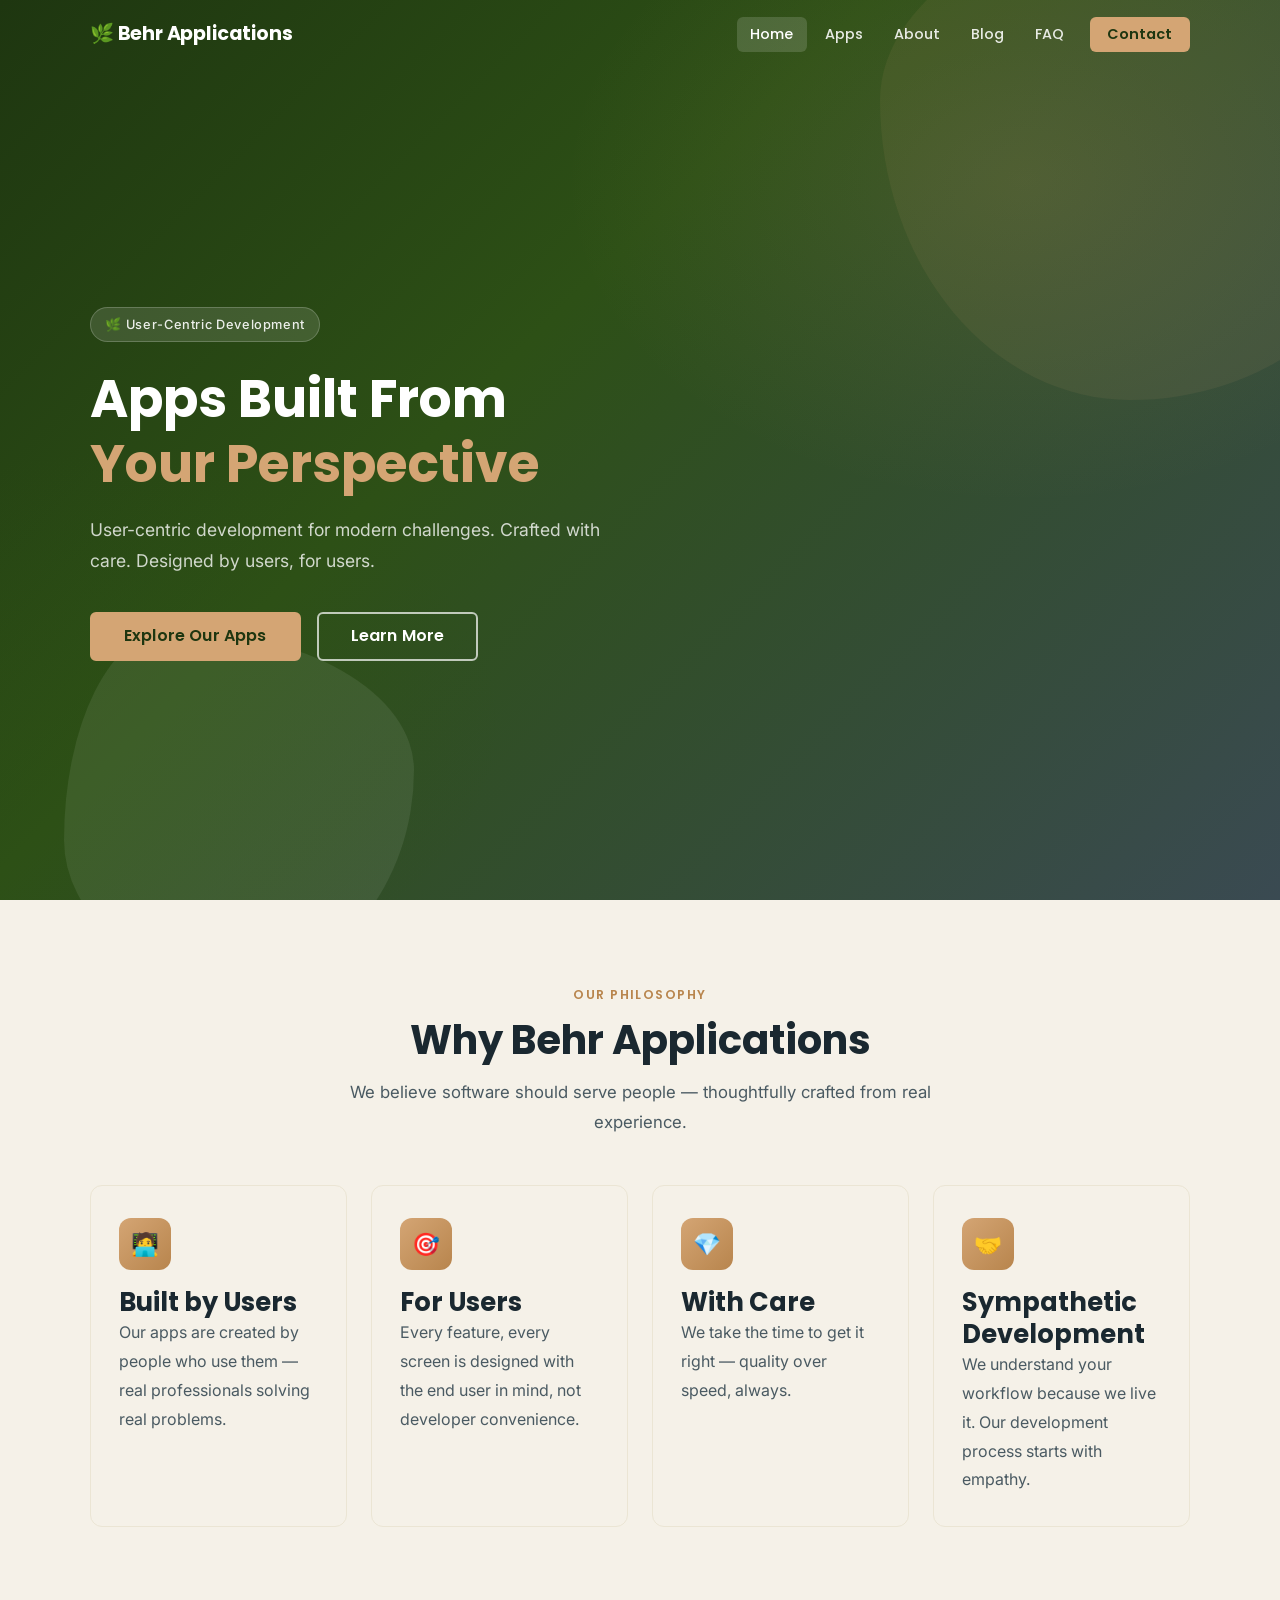
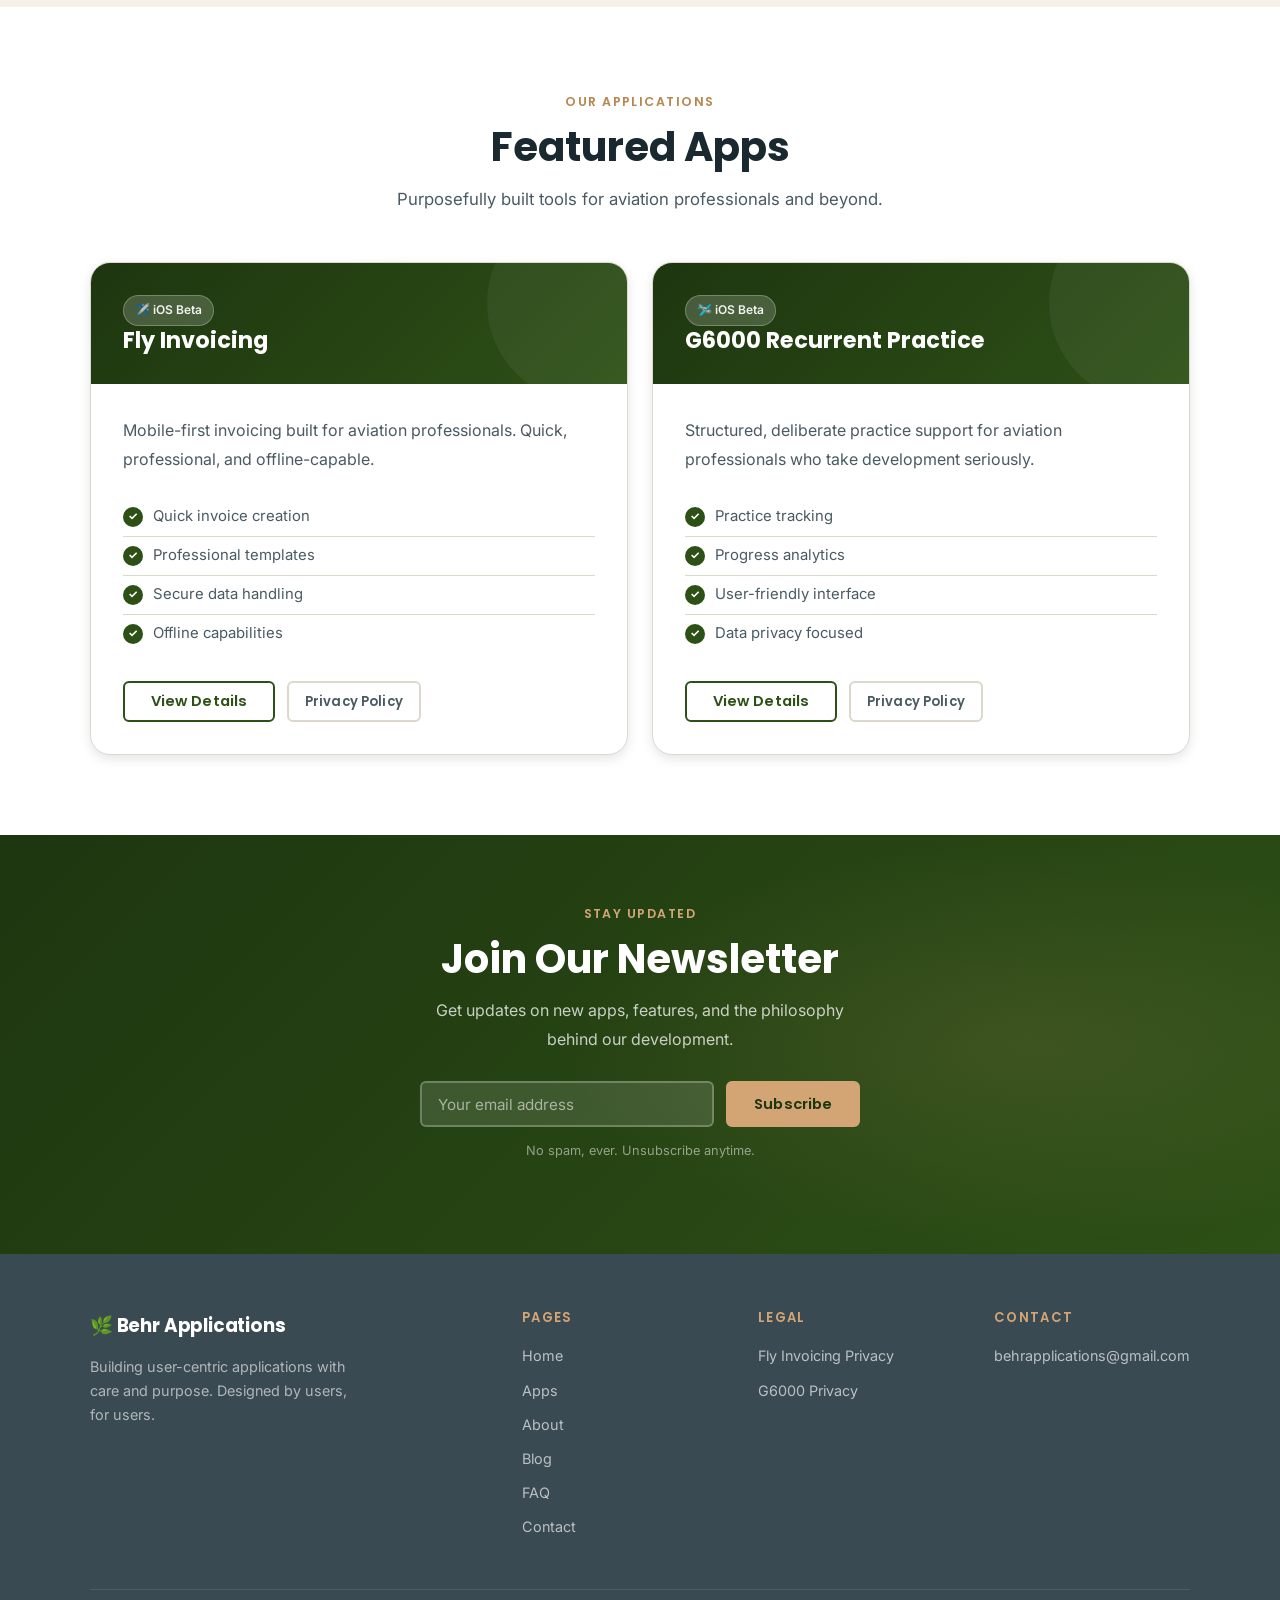
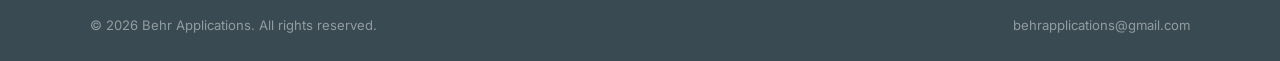
<file: index.html>
<!DOCTYPE html>
<html lang="en">
<head>
  <meta charset="UTF-8" />
  <meta name="viewport" content="width=device-width, initial-scale=1.0" />
  <title>Behr Applications – Apps Built From Your Perspective</title>
  <meta name="description" content="Behr Applications builds user-centric mobile apps crafted with care. Designed by users, for users. Explore Fly Invoicing and G6000 Recurrent Practice." />
  <meta property="og:title" content="Behr Applications – Apps Built From Your Perspective" />
  <meta property="og:description" content="User-centric development for modern challenges. Crafted with care. Designed by users, for users." />
  <meta property="og:type" content="website" />
  <link rel="preconnect" href="https://fonts.googleapis.com" />
  <link rel="preconnect" href="https://fonts.gstatic.com" crossorigin />
  <link href="https://fonts.googleapis.com/css2?family=Poppins:wght@300;400;600;700&family=Inter:wght@400;500&display=swap" rel="stylesheet" />
  <link rel="stylesheet" href="style.css" />
</head>
<body>

  <!-- ── Navigation ─────────────────────────────────────────── -->
  <nav class="site-nav" aria-label="Main navigation">
    <div class="container">
      <a href="index.html" class="nav-logo" data-page="index.html">🌿 Behr Applications</a>
      <ul class="nav-links" role="list">
        <li><a href="index.html" data-page="index.html">Home</a></li>
        <li><a href="apps.html" data-page="apps.html">Apps</a></li>
        <li><a href="about.html" data-page="about.html">About</a></li>
        <li><a href="blog.html" data-page="blog.html">Blog</a></li>
        <li><a href="faq.html" data-page="faq.html">FAQ</a></li>
        <li><a href="contact.html" data-page="contact.html" class="btn-nav">Contact</a></li>
      </ul>
      <button class="nav-toggle" id="nav-toggle" aria-label="Toggle mobile menu" aria-expanded="false" aria-controls="nav-mobile">
        <span></span><span></span><span></span>
      </button>
    </div>
  </nav>

  <!-- Mobile Nav -->
  <div id="nav-mobile" class="nav-mobile" role="dialog" aria-label="Mobile navigation">
    <a href="index.html" data-page="index.html">Home</a>
    <a href="apps.html" data-page="apps.html">Apps</a>
    <a href="about.html" data-page="about.html">About</a>
    <a href="blog.html" data-page="blog.html">Blog</a>
    <a href="faq.html" data-page="faq.html">FAQ</a>
    <a href="contact.html" data-page="contact.html" class="btn-nav-mobile">Contact</a>
  </div>

  <main>

    <!-- ── Hero ────────────────────────────────────────────────── -->
    <section class="hero" aria-labelledby="hero-heading">
      <div class="hero-blob-1" aria-hidden="true"></div>
      <div class="hero-blob-2" aria-hidden="true"></div>
      <div class="container">
        <div class="hero-content">
          <div class="hero-label fade-in">🌿 User-Centric Development</div>
          <h1 id="hero-heading" class="fade-in fade-in-delay-1">
            Apps Built From<br /><span>Your Perspective</span>
          </h1>
          <p class="hero-sub fade-in fade-in-delay-2">
            User-centric development for modern challenges. Crafted with care.
            Designed by users, for users.
          </p>
          <div class="hero-cta fade-in fade-in-delay-3">
            <a href="apps.html" class="btn btn-primary btn-lg">Explore Our Apps</a>
            <a href="about.html" class="btn btn-secondary btn-lg">Learn More</a>
          </div>
        </div>
      </div>
    </section>

    <!-- ── Why Behr Applications ──────────────────────────────── -->
    <section class="section why-section" aria-labelledby="why-heading">
      <div class="container">
        <div class="section-header">
          <span class="section-label">Our Philosophy</span>
          <h2 id="why-heading">Why Behr Applications</h2>
          <p>We believe software should serve people — thoughtfully crafted from real experience.</p>
        </div>
        <div class="grid grid-4">
          <div class="philosophy-card">
            <div class="card-icon" aria-hidden="true">🧑‍💻</div>
            <h3>Built by Users</h3>
            <p>Our apps are created by people who use them — real professionals solving real problems.</p>
          </div>
          <div class="philosophy-card">
            <div class="card-icon" aria-hidden="true">🎯</div>
            <h3>For Users</h3>
            <p>Every feature, every screen is designed with the end user in mind, not developer convenience.</p>
          </div>
          <div class="philosophy-card">
            <div class="card-icon" aria-hidden="true">💎</div>
            <h3>With Care</h3>
            <p>We take the time to get it right — quality over speed, always.</p>
          </div>
          <div class="philosophy-card">
            <div class="card-icon" aria-hidden="true">🤝</div>
            <h3>Sympathetic Development</h3>
            <p>We understand your workflow because we live it. Our development process starts with empathy.</p>
          </div>
        </div>
      </div>
    </section>

    <!-- ── Featured Apps ──────────────────────────────────────── -->
    <section class="section" aria-labelledby="apps-heading">
      <div class="container">
        <div class="section-header">
          <span class="section-label">Our Applications</span>
          <h2 id="apps-heading">Featured Apps</h2>
          <p>Purposefully built tools for aviation professionals and beyond.</p>
        </div>
        <div class="grid grid-2">
          <!-- Fly Invoicing -->
          <article class="app-card">
            <div class="app-card-header">
              <span class="app-badge">✈️ iOS Beta</span>
              <h3>Fly Invoicing</h3>
            </div>
            <div class="app-card-body">
              <p>Mobile-first invoicing built for aviation professionals. Quick, professional, and offline-capable.</p>
              <ul class="feature-list" aria-label="Fly Invoicing features">
                <li>Quick invoice creation</li>
                <li>Professional templates</li>
                <li>Secure data handling</li>
                <li>Offline capabilities</li>
              </ul>
              <div class="card-actions">
                <a href="apps.html" class="btn btn-outline">View Details</a>
                <a href="privacy-fly-invoicing.html" class="btn btn-ghost btn-sm">Privacy Policy</a>
              </div>
            </div>
          </article>

          <!-- G6000 -->
          <article class="app-card">
            <div class="app-card-header">
              <span class="app-badge">🛩️ iOS Beta</span>
              <h3>G6000 Recurrent Practice</h3>
            </div>
            <div class="app-card-body">
              <p>Structured, deliberate practice support for aviation professionals who take development seriously.</p>
              <ul class="feature-list" aria-label="G6000 features">
                <li>Practice tracking</li>
                <li>Progress analytics</li>
                <li>User-friendly interface</li>
                <li>Data privacy focused</li>
              </ul>
              <div class="card-actions">
                <a href="apps.html" class="btn btn-outline">View Details</a>
                <a href="privacy-g6000.html" class="btn btn-ghost btn-sm">Privacy Policy</a>
              </div>
            </div>
          </article>
        </div>
      </div>
    </section>

    <!-- ── Newsletter ─────────────────────────────────────────── -->
    <section class="newsletter-section" aria-labelledby="newsletter-heading">
      <div class="container">
        <span class="section-label" style="color:var(--honey-gold);">Stay Updated</span>
        <h2 id="newsletter-heading">Join Our Newsletter</h2>
        <p>Get updates on new apps, features, and the philosophy behind our development.</p>
        <form id="newsletter-form" class="newsletter-form" aria-label="Newsletter signup">
          <input
            type="email"
            class="form-control"
            placeholder="Your email address"
            aria-label="Email address"
            required
          />
          <button type="submit" class="btn btn-primary">Subscribe</button>
        </form>
        <p class="newsletter-note">No spam, ever. Unsubscribe anytime.</p>
      </div>
    </section>

  </main>

  <!-- ── Footer ────────────────────────────────────────────────── -->
  <footer class="site-footer" aria-label="Site footer">
    <div class="container">
      <div class="footer-grid">
        <div class="footer-brand">
          <a href="index.html" class="nav-logo">🌿 Behr Applications</a>
          <p>Building user-centric applications with care and purpose. Designed by users, for users.</p>
        </div>
        <div class="footer-col">
          <h4>Pages</h4>
          <nav class="footer-links" aria-label="Footer navigation">
            <a href="index.html">Home</a>
            <a href="apps.html">Apps</a>
            <a href="about.html">About</a>
            <a href="blog.html">Blog</a>
            <a href="faq.html">FAQ</a>
            <a href="contact.html">Contact</a>
          </nav>
        </div>
        <div class="footer-col">
          <h4>Legal</h4>
          <nav class="footer-links" aria-label="Legal links">
            <a href="privacy-fly-invoicing.html">Fly Invoicing Privacy</a>
            <a href="privacy-g6000.html">G6000 Privacy</a>
          </nav>
        </div>
        <div class="footer-col">
          <h4>Contact</h4>
          <nav class="footer-links" aria-label="Contact links">
            <a href="mailto:behrapplications@gmail.com">behrapplications@gmail.com</a>
          </nav>
        </div>
      </div>
      <div class="footer-bottom">
        <p>© 2026 Behr Applications. All rights reserved.</p>
        <p><a href="mailto:behrapplications@gmail.com">behrapplications@gmail.com</a></p>
      </div>
    </div>
  </footer>

  <script src="main.js"></script>
</body>
</html>
</file>
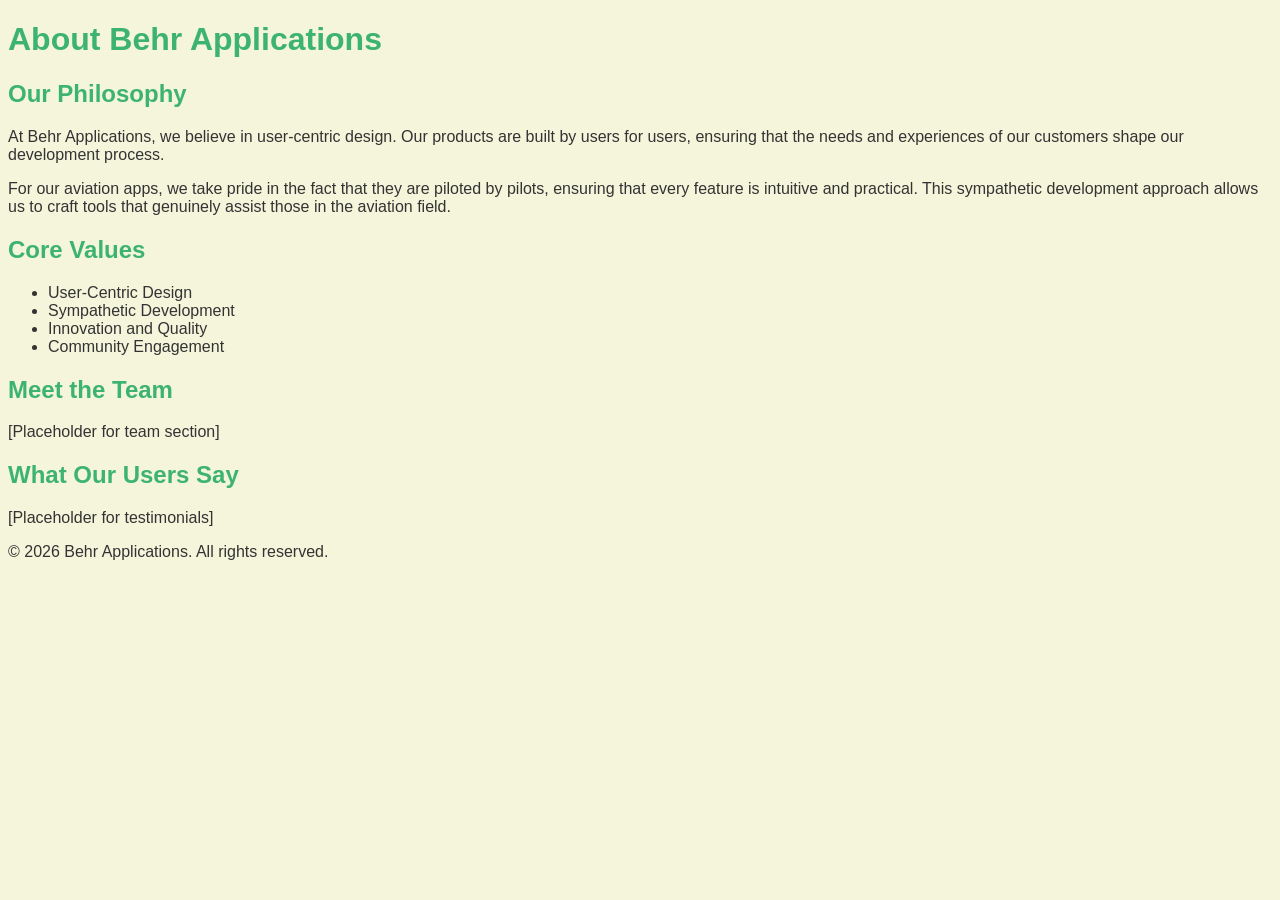
<file: about.html>
<!DOCTYPE html>
<html lang="en">
<head>
    <meta charset="UTF-8">
    <meta name="viewport" content="width=device-width, initial-scale=1.0">
    <title>About Us</title>
    <link rel="stylesheet" href="styles.css">
</head>
<body>
    <header>
        <h1>About Behr Applications</h1>
    </header>
    <section id="philosophy">
        <h2>Our Philosophy</h2>
        <p>At Behr Applications, we believe in user-centric design. Our products are built by users for users, ensuring that the needs and experiences of our customers shape our development process.</p>
        <p>For our aviation apps, we take pride in the fact that they are piloted by pilots, ensuring that every feature is intuitive and practical. This sympathetic development approach allows us to craft tools that genuinely assist those in the aviation field.</p>
    </section>
    <section id="core-values">
        <h2>Core Values</h2>
        <ul>
            <li>User-Centric Design</li>
            <li>Sympathetic Development</li>
            <li>Innovation and Quality</li>
            <li>Community Engagement</li>
        </ul>
    </section>
    <section id="team">
        <h2>Meet the Team</h2>
        <p>[Placeholder for team section]</p>
    </section>
    <section id="testimonials">
        <h2>What Our Users Say</h2>
        <p>[Placeholder for testimonials]</p>
    </section>
    <footer>
        <p>&copy; 2026 Behr Applications. All rights reserved.</p>
    </footer>
</body>
</html>
</file>
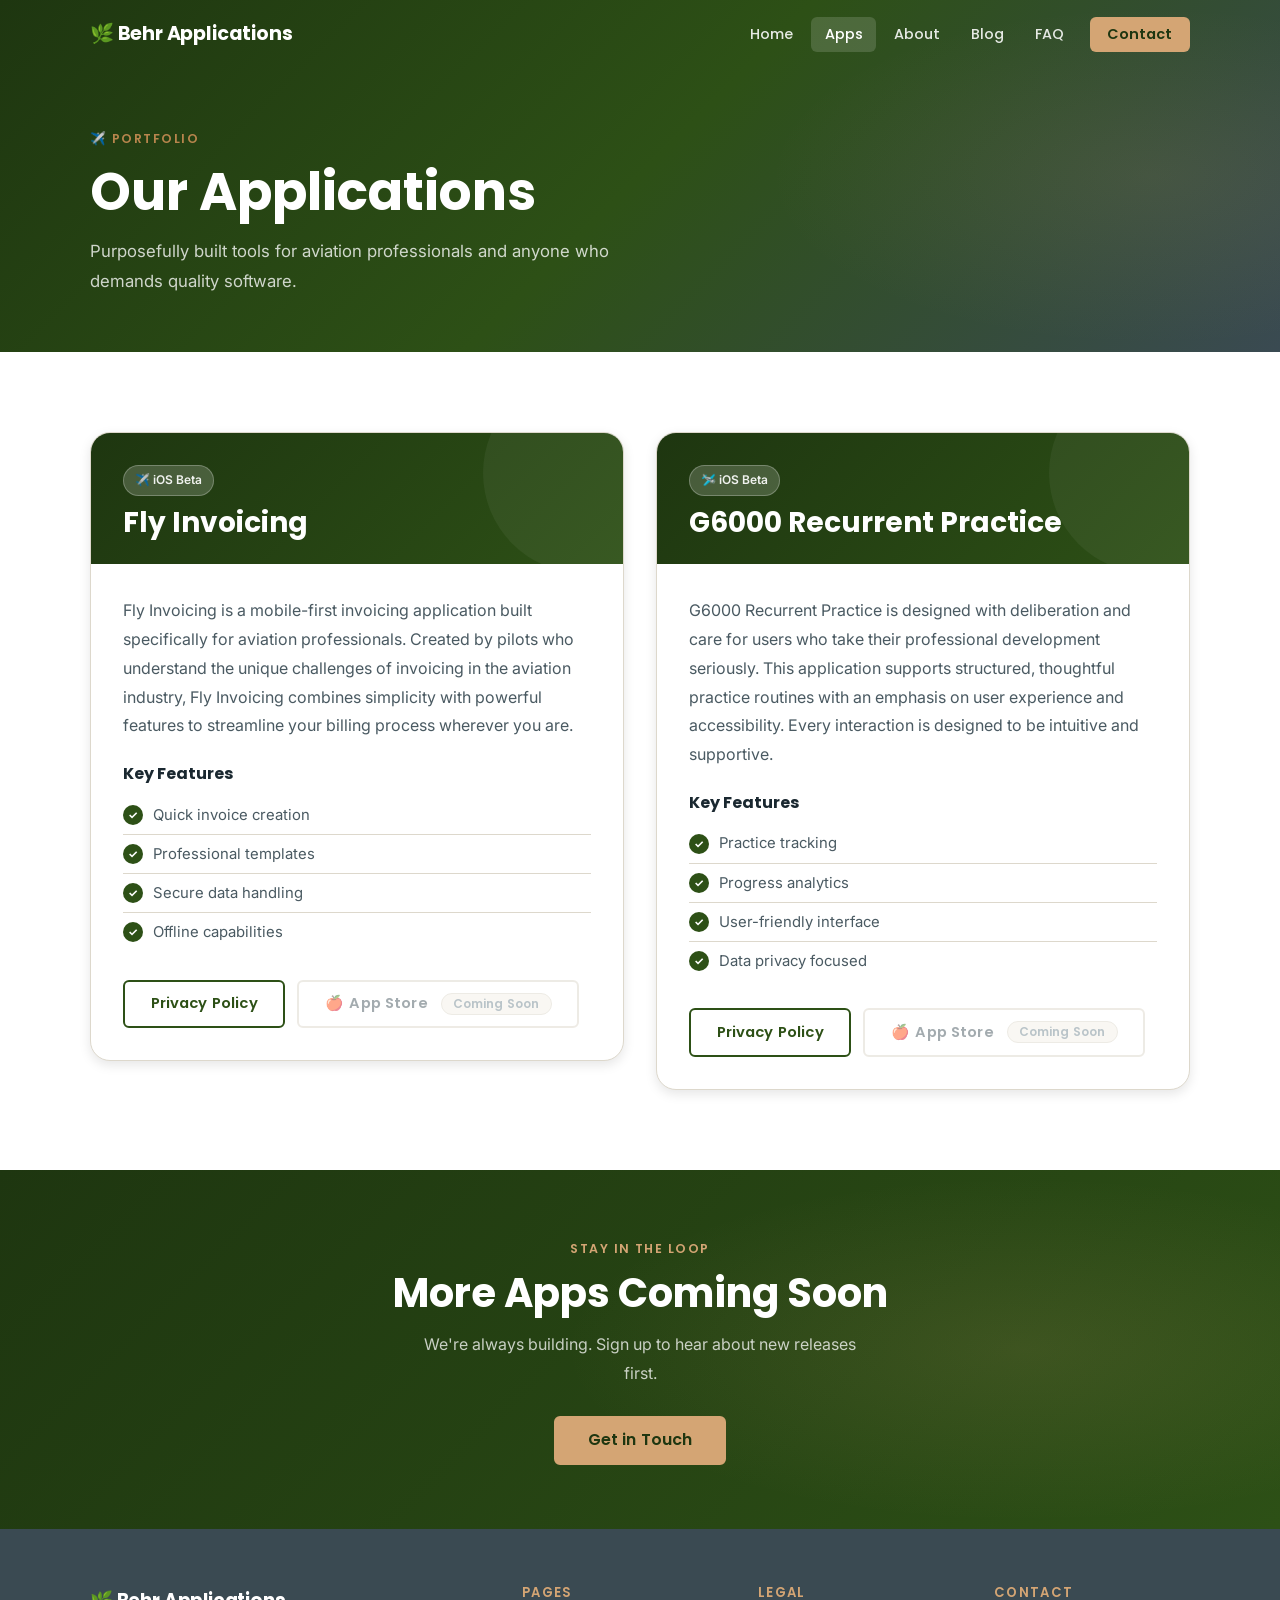
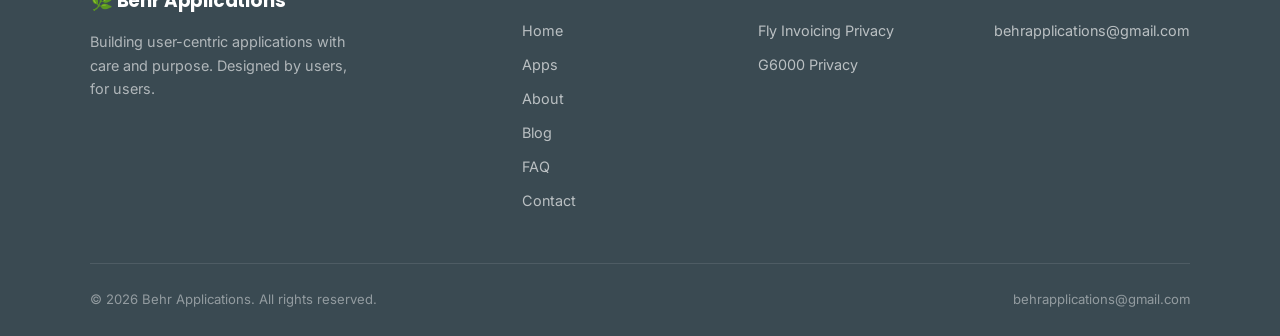
<file: apps.html>
<!DOCTYPE html>
<html lang="en">
<head>
  <meta charset="UTF-8" />
  <meta name="viewport" content="width=device-width, initial-scale=1.0" />
  <title>Our Apps – Behr Applications</title>
  <meta name="description" content="Explore Behr Applications' iOS apps: Fly Invoicing for aviation professionals and G6000 Recurrent Practice for structured professional development." />
  <meta property="og:title" content="Our Apps – Behr Applications" />
  <meta property="og:description" content="Fly Invoicing and G6000 Recurrent Practice — thoughtfully built iOS applications for aviation professionals." />
  <meta property="og:type" content="website" />
  <link rel="preconnect" href="https://fonts.googleapis.com" />
  <link rel="preconnect" href="https://fonts.gstatic.com" crossorigin />
  <link href="https://fonts.googleapis.com/css2?family=Poppins:wght@300;400;600;700&family=Inter:wght@400;500&display=swap" rel="stylesheet" />
  <link rel="stylesheet" href="style.css" />
</head>
<body>

  <!-- ── Navigation ─────────────────────────────────────────── -->
  <nav class="site-nav" aria-label="Main navigation">
    <div class="container">
      <a href="index.html" class="nav-logo" data-page="index.html">🌿 Behr Applications</a>
      <ul class="nav-links" role="list">
        <li><a href="index.html" data-page="index.html">Home</a></li>
        <li><a href="apps.html" data-page="apps.html">Apps</a></li>
        <li><a href="about.html" data-page="about.html">About</a></li>
        <li><a href="blog.html" data-page="blog.html">Blog</a></li>
        <li><a href="faq.html" data-page="faq.html">FAQ</a></li>
        <li><a href="contact.html" data-page="contact.html" class="btn-nav">Contact</a></li>
      </ul>
      <button class="nav-toggle" id="nav-toggle" aria-label="Toggle mobile menu" aria-expanded="false" aria-controls="nav-mobile">
        <span></span><span></span><span></span>
      </button>
    </div>
  </nav>

  <!-- Mobile Nav -->
  <div id="nav-mobile" class="nav-mobile" role="dialog" aria-label="Mobile navigation">
    <a href="index.html" data-page="index.html">Home</a>
    <a href="apps.html" data-page="apps.html">Apps</a>
    <a href="about.html" data-page="about.html">About</a>
    <a href="blog.html" data-page="blog.html">Blog</a>
    <a href="faq.html" data-page="faq.html">FAQ</a>
    <a href="contact.html" data-page="contact.html" class="btn-nav-mobile">Contact</a>
  </div>

  <main>

    <!-- ── Page Hero ──────────────────────────────────────────── -->
    <section class="page-hero" aria-labelledby="apps-hero-heading">
      <div class="container">
        <span class="section-label fade-in">✈️ Portfolio</span>
        <h1 id="apps-hero-heading" class="fade-in fade-in-delay-1">Our Applications</h1>
        <p class="fade-in fade-in-delay-2">Purposefully built tools for aviation professionals and anyone who demands quality software.</p>
      </div>
    </section>

    <!-- ── Apps Grid ──────────────────────────────────────────── -->
    <section class="section" aria-labelledby="apps-grid-heading">
      <div class="container">
        <h2 id="apps-grid-heading" class="hidden">App Listings</h2>
        <div class="grid grid-2" style="gap:2rem; align-items:start;">

          <!-- Fly Invoicing ─────────────────────────────────── -->
          <article class="app-card" aria-label="Fly Invoicing app">
            <div class="app-card-header">
              <span class="app-badge">✈️ iOS Beta</span>
              <h2 style="color:var(--white); font-size:1.75rem; margin-top:0.6rem;">Fly Invoicing</h2>
            </div>
            <div class="app-card-body">
              <p>
                Fly Invoicing is a mobile-first invoicing application built specifically for aviation professionals.
                Created by pilots who understand the unique challenges of invoicing in the aviation industry,
                Fly Invoicing combines simplicity with powerful features to streamline your billing process
                wherever you are.
              </p>

              <h3 style="font-size:1rem; margin-bottom:0.75rem;">Key Features</h3>
              <ul class="feature-list" aria-label="Fly Invoicing key features">
                <li>Quick invoice creation</li>
                <li>Professional templates</li>
                <li>Secure data handling</li>
                <li>Offline capabilities</li>
              </ul>

              <div class="card-actions">
                <a href="privacy-fly-invoicing.html" class="btn btn-outline">Privacy Policy</a>
                <button class="btn btn-ghost disabled" disabled aria-disabled="true">
                  <span>🍎</span> App Store
                  <span class="badge-coming-soon" style="margin-left:0.4rem;">Coming Soon</span>
                </button>
              </div>
            </div>
          </article>

          <!-- G6000 Recurrent Practice ──────────────────────── -->
          <article class="app-card" aria-label="G6000 Recurrent Practice app">
            <div class="app-card-header">
              <span class="app-badge">🛩️ iOS Beta</span>
              <h2 style="color:var(--white); font-size:1.75rem; margin-top:0.6rem;">G6000 Recurrent Practice</h2>
            </div>
            <div class="app-card-body">
              <p>
                G6000 Recurrent Practice is designed with deliberation and care for users who take their
                professional development seriously. This application supports structured, thoughtful practice
                routines with an emphasis on user experience and accessibility. Every interaction is designed
                to be intuitive and supportive.
              </p>

              <h3 style="font-size:1rem; margin-bottom:0.75rem;">Key Features</h3>
              <ul class="feature-list" aria-label="G6000 key features">
                <li>Practice tracking</li>
                <li>Progress analytics</li>
                <li>User-friendly interface</li>
                <li>Data privacy focused</li>
              </ul>

              <div class="card-actions">
                <a href="privacy-g6000.html" class="btn btn-outline">Privacy Policy</a>
                <button class="btn btn-ghost disabled" disabled aria-disabled="true">
                  <span>🍎</span> App Store
                  <span class="badge-coming-soon" style="margin-left:0.4rem;">Coming Soon</span>
                </button>
              </div>
            </div>
          </article>

        </div>
      </div>
    </section>

    <!-- ── CTA strip ──────────────────────────────────────────── -->
    <section class="newsletter-section" aria-labelledby="apps-cta-heading">
      <div class="container" style="text-align:center;">
        <span class="section-label" style="color:var(--honey-gold);">Stay in the Loop</span>
        <h2 id="apps-cta-heading">More Apps Coming Soon</h2>
        <p>We're always building. Sign up to hear about new releases first.</p>
        <div style="margin-top:1.5rem;">
          <a href="contact.html" class="btn btn-primary btn-lg">Get in Touch</a>
        </div>
      </div>
    </section>

  </main>

  <!-- ── Footer ────────────────────────────────────────────────── -->
  <footer class="site-footer" aria-label="Site footer">
    <div class="container">
      <div class="footer-grid">
        <div class="footer-brand">
          <a href="index.html" class="nav-logo">🌿 Behr Applications</a>
          <p>Building user-centric applications with care and purpose. Designed by users, for users.</p>
        </div>
        <div class="footer-col">
          <h4>Pages</h4>
          <nav class="footer-links" aria-label="Footer navigation">
            <a href="index.html">Home</a>
            <a href="apps.html">Apps</a>
            <a href="about.html">About</a>
            <a href="blog.html">Blog</a>
            <a href="faq.html">FAQ</a>
            <a href="contact.html">Contact</a>
          </nav>
        </div>
        <div class="footer-col">
          <h4>Legal</h4>
          <nav class="footer-links" aria-label="Legal links">
            <a href="privacy-fly-invoicing.html">Fly Invoicing Privacy</a>
            <a href="privacy-g6000.html">G6000 Privacy</a>
          </nav>
        </div>
        <div class="footer-col">
          <h4>Contact</h4>
          <nav class="footer-links" aria-label="Contact links">
            <a href="mailto:behrapplications@gmail.com">behrapplications@gmail.com</a>
          </nav>
        </div>
      </div>
      <div class="footer-bottom">
        <p>© 2026 Behr Applications. All rights reserved.</p>
        <p><a href="mailto:behrapplications@gmail.com">behrapplications@gmail.com</a></p>
      </div>
    </div>
  </footer>

  <script src="main.js"></script>
</body>
</html>
</file>
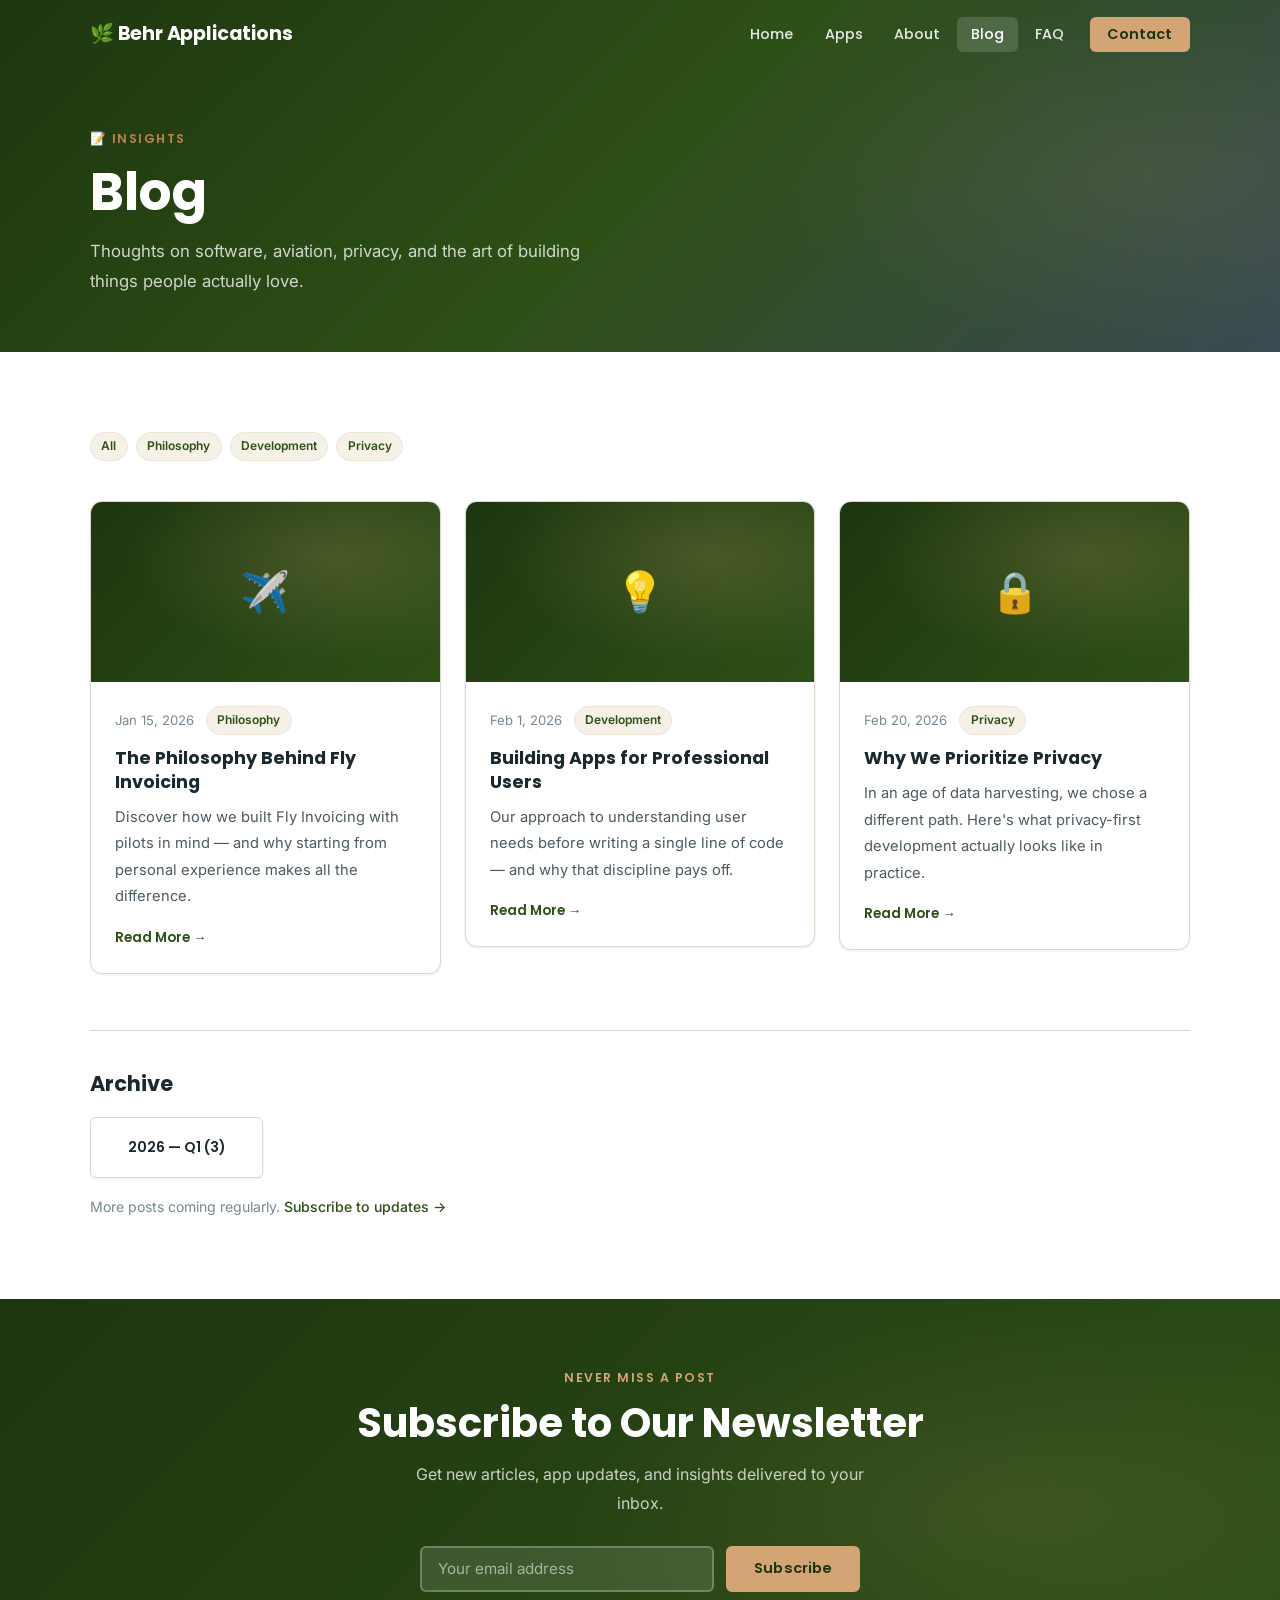
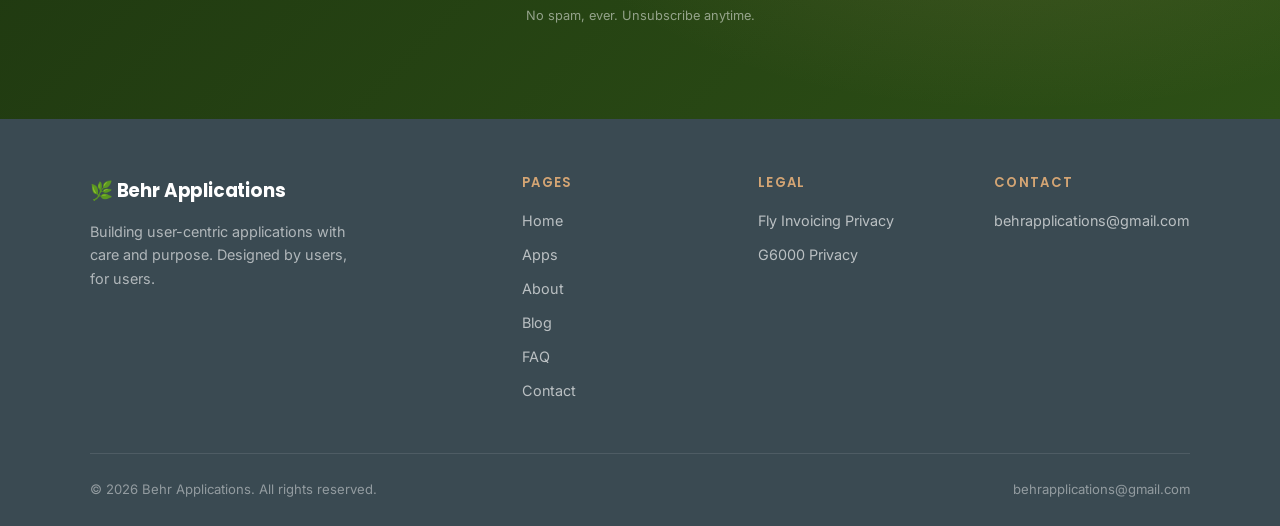
<file: blog.html>
<!DOCTYPE html>
<html lang="en">
<head>
  <meta charset="UTF-8" />
  <meta name="viewport" content="width=device-width, initial-scale=1.0" />
  <title>Blog – Behr Applications</title>
  <meta name="description" content="Insights on user-centric development, aviation technology, privacy, and the philosophy behind Behr Applications." />
  <meta property="og:title" content="Blog – Behr Applications" />
  <meta property="og:description" content="Read our thoughts on building software from the user's perspective." />
  <meta property="og:type" content="website" />
  <link rel="preconnect" href="https://fonts.googleapis.com" />
  <link rel="preconnect" href="https://fonts.gstatic.com" crossorigin />
  <link href="https://fonts.googleapis.com/css2?family=Poppins:wght@300;400;600;700&family=Inter:wght@400;500&display=swap" rel="stylesheet" />
  <link rel="stylesheet" href="style.css" />
</head>
<body>

  <!-- ── Navigation ─────────────────────────────────────────── -->
  <nav class="site-nav" aria-label="Main navigation">
    <div class="container">
      <a href="index.html" class="nav-logo" data-page="index.html">🌿 Behr Applications</a>
      <ul class="nav-links" role="list">
        <li><a href="index.html" data-page="index.html">Home</a></li>
        <li><a href="apps.html" data-page="apps.html">Apps</a></li>
        <li><a href="about.html" data-page="about.html">About</a></li>
        <li><a href="blog.html" data-page="blog.html">Blog</a></li>
        <li><a href="faq.html" data-page="faq.html">FAQ</a></li>
        <li><a href="contact.html" data-page="contact.html" class="btn-nav">Contact</a></li>
      </ul>
      <button class="nav-toggle" id="nav-toggle" aria-label="Toggle mobile menu" aria-expanded="false" aria-controls="nav-mobile">
        <span></span><span></span><span></span>
      </button>
    </div>
  </nav>

  <!-- Mobile Nav -->
  <div id="nav-mobile" class="nav-mobile" role="dialog" aria-label="Mobile navigation">
    <a href="index.html" data-page="index.html">Home</a>
    <a href="apps.html" data-page="apps.html">Apps</a>
    <a href="about.html" data-page="about.html">About</a>
    <a href="blog.html" data-page="blog.html">Blog</a>
    <a href="faq.html" data-page="faq.html">FAQ</a>
    <a href="contact.html" data-page="contact.html" class="btn-nav-mobile">Contact</a>
  </div>

  <main>

    <!-- ── Page Hero ──────────────────────────────────────────── -->
    <section class="page-hero" aria-labelledby="blog-hero-heading">
      <div class="container">
        <span class="section-label fade-in">📝 Insights</span>
        <h1 id="blog-hero-heading" class="fade-in fade-in-delay-1">Blog</h1>
        <p class="fade-in fade-in-delay-2">Thoughts on software, aviation, privacy, and the art of building things people actually love.</p>
      </div>
    </section>

    <!-- ── Blog Content ───────────────────────────────────────── -->
    <section class="section" aria-labelledby="posts-heading">
      <div class="container">

        <!-- Categories filter -->
        <div style="display:flex; flex-wrap:wrap; gap:0.5rem; margin-bottom:2.5rem;" role="list" aria-label="Blog categories">
          <span class="blog-tag" role="listitem" style="cursor:default;">All</span>
          <span class="blog-tag" role="listitem" style="cursor:default;">Philosophy</span>
          <span class="blog-tag" role="listitem" style="cursor:default;">Development</span>
          <span class="blog-tag" role="listitem" style="cursor:default;">Privacy</span>
        </div>

        <h2 id="posts-heading" class="hidden">Blog Posts</h2>

        <!-- Posts grid -->
        <div class="grid grid-3" style="align-items:start;">

          <!-- Post 1 -->
          <article class="blog-card">
            <div class="blog-card-img" aria-hidden="true">✈️</div>
            <div class="blog-card-body">
              <div class="blog-meta">
                <time class="blog-date" datetime="2026-01-15">Jan 15, 2026</time>
                <span class="blog-tag">Philosophy</span>
              </div>
              <h3>The Philosophy Behind Fly Invoicing</h3>
              <p>Discover how we built Fly Invoicing with pilots in mind — and why starting from personal experience makes all the difference.</p>
              <a href="#" class="read-more" aria-label="Read more about The Philosophy Behind Fly Invoicing">Read More →</a>
            </div>
          </article>

          <!-- Post 2 -->
          <article class="blog-card">
            <div class="blog-card-img" aria-hidden="true">💡</div>
            <div class="blog-card-body">
              <div class="blog-meta">
                <time class="blog-date" datetime="2026-02-01">Feb 1, 2026</time>
                <span class="blog-tag">Development</span>
              </div>
              <h3>Building Apps for Professional Users</h3>
              <p>Our approach to understanding user needs before writing a single line of code — and why that discipline pays off.</p>
              <a href="#" class="read-more" aria-label="Read more about Building Apps for Professional Users">Read More →</a>
            </div>
          </article>

          <!-- Post 3 -->
          <article class="blog-card">
            <div class="blog-card-img" aria-hidden="true">🔒</div>
            <div class="blog-card-body">
              <div class="blog-meta">
                <time class="blog-date" datetime="2026-02-20">Feb 20, 2026</time>
                <span class="blog-tag">Privacy</span>
              </div>
              <h3>Why We Prioritize Privacy</h3>
              <p>In an age of data harvesting, we chose a different path. Here's what privacy-first development actually looks like in practice.</p>
              <a href="#" class="read-more" aria-label="Read more about Why We Prioritize Privacy">Read More →</a>
            </div>
          </article>

        </div>

        <!-- Archive section -->
        <div style="margin-top:3.5rem; padding-top:2.5rem; border-top:1px solid var(--border-color);">
          <h2 style="font-size:1.3rem; margin-bottom:1.25rem;">Archive</h2>
          <div style="display:grid; grid-template-columns:repeat(auto-fill,minmax(160px,1fr)); gap:0.75rem;">
            <div class="value-badge" style="justify-content:center;">
              <span style="font-family:'Poppins',sans-serif; font-size:0.88rem; font-weight:600;">2026 — Q1 (3)</span>
            </div>
          </div>
          <p class="text-muted mt-2" style="font-size:0.88rem;">More posts coming regularly. <a href="contact.html" style="color:var(--forest-green); font-weight:500;">Subscribe to updates →</a></p>
        </div>

      </div>
    </section>

    <!-- ── Newsletter CTA ─────────────────────────────────────── -->
    <section class="newsletter-section" aria-labelledby="blog-newsletter-heading">
      <div class="container" style="text-align:center;">
        <span class="section-label" style="color:var(--honey-gold);">Never Miss a Post</span>
        <h2 id="blog-newsletter-heading">Subscribe to Our Newsletter</h2>
        <p>Get new articles, app updates, and insights delivered to your inbox.</p>
        <form id="newsletter-form-blog" class="newsletter-form" style="margin-top:1.5rem;" aria-label="Newsletter signup">
          <input
            type="email"
            class="form-control"
            placeholder="Your email address"
            aria-label="Email address"
            required
          />
          <button type="submit" class="btn btn-primary">Subscribe</button>
        </form>
        <p class="newsletter-note">No spam, ever. Unsubscribe anytime.</p>
      </div>
    </section>

  </main>

  <!-- ── Footer ────────────────────────────────────────────────── -->
  <footer class="site-footer" aria-label="Site footer">
    <div class="container">
      <div class="footer-grid">
        <div class="footer-brand">
          <a href="index.html" class="nav-logo">🌿 Behr Applications</a>
          <p>Building user-centric applications with care and purpose. Designed by users, for users.</p>
        </div>
        <div class="footer-col">
          <h4>Pages</h4>
          <nav class="footer-links" aria-label="Footer navigation">
            <a href="index.html">Home</a>
            <a href="apps.html">Apps</a>
            <a href="about.html">About</a>
            <a href="blog.html">Blog</a>
            <a href="faq.html">FAQ</a>
            <a href="contact.html">Contact</a>
          </nav>
        </div>
        <div class="footer-col">
          <h4>Legal</h4>
          <nav class="footer-links" aria-label="Legal links">
            <a href="privacy-fly-invoicing.html">Fly Invoicing Privacy</a>
            <a href="privacy-g6000.html">G6000 Privacy</a>
          </nav>
        </div>
        <div class="footer-col">
          <h4>Contact</h4>
          <nav class="footer-links" aria-label="Contact links">
            <a href="mailto:behrapplications@gmail.com">behrapplications@gmail.com</a>
          </nav>
        </div>
      </div>
      <div class="footer-bottom">
        <p>© 2026 Behr Applications. All rights reserved.</p>
        <p><a href="mailto:behrapplications@gmail.com">behrapplications@gmail.com</a></p>
      </div>
    </div>
  </footer>

  <script src="main.js"></script>
</body>
</html>
</file>
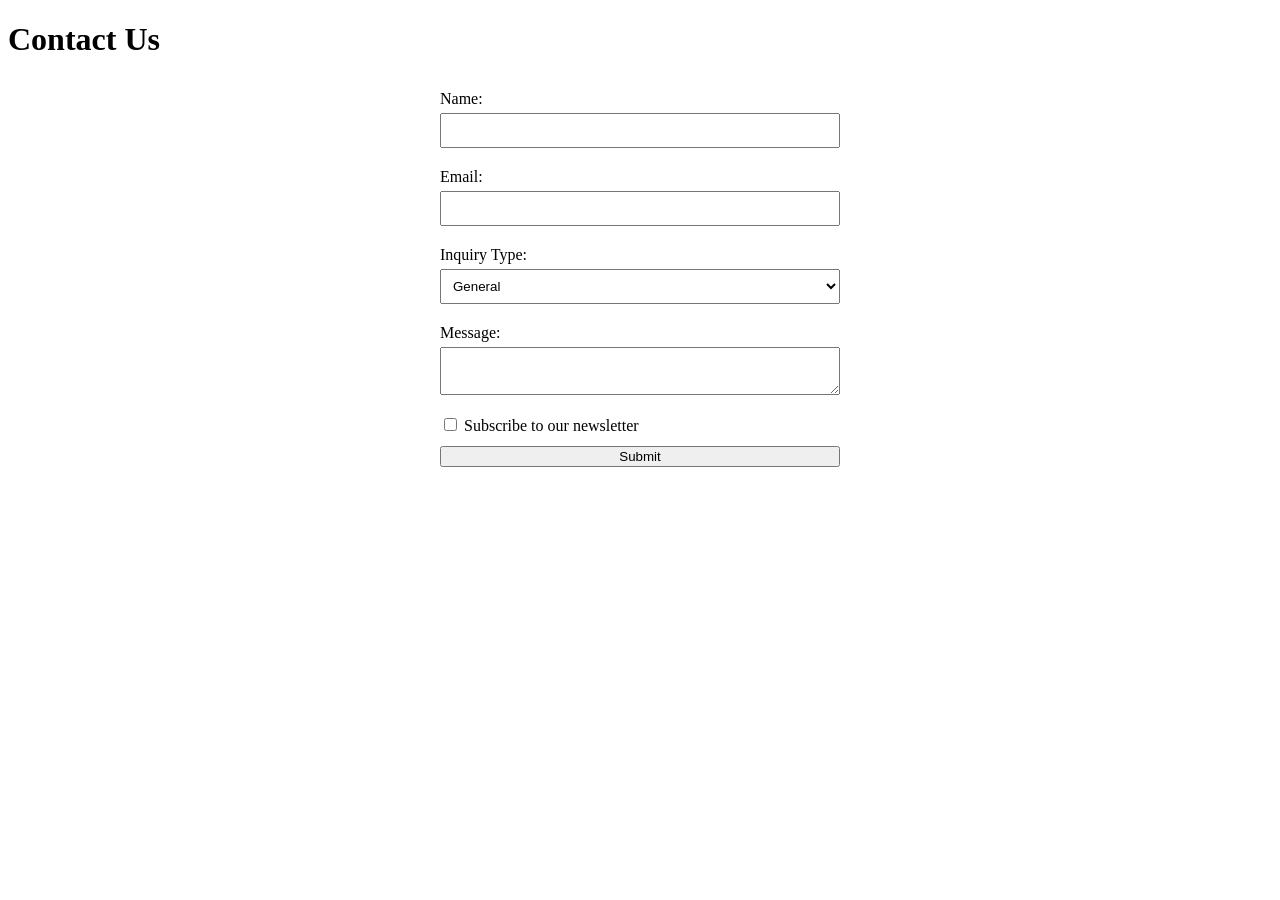
<file: contact.html>
<!DOCTYPE html>
<html lang="en">
<head>
    <meta charset="UTF-8">
    <meta name="viewport" content="width=device-width, initial-scale=1.0">
    <title>Contact Us</title>
    <style>
        form {
            display: flex;
            flex-direction: column;
            max-width: 400px;
            margin: auto;
        }
        label {
            margin: 10px 0 5px;
        }
        input, select, textarea {
            padding: 8px;
            margin-bottom: 10px;
        }
    </style>
</head>
<body>
    <h1>Contact Us</h1>
    <form id="contactForm">
        <label for="name">Name:</label>
        <input type="text" id="name" name="name" required>

        <label for="email">Email:</label>
        <input type="email" id="email" name="email" required>

        <label for="inquiryType">Inquiry Type:</label>
        <select id="inquiryType" name="inquiryType">
            <option value="general">General</option>
            <option value="bugReport">Bug Report</option>
            <option value="featureRequest">Feature Request</option>
            <option value="partnership">Partnership</option>
        </select>

        <label for="message">Message:</label>
        <textarea id="message" name="message" required></textarea>

        <label for="newsletter">
            <input type="checkbox" id="newsletter" name="newsletter">
            Subscribe to our newsletter
        </label>

        <input type="text" name="honeypot" style="display:none;">

        <button type="submit">Submit</button>
    </form>

    <script>
        document.getElementById('contactForm').onsubmit = function(event) {
            var honeypot = document.querySelector('input[name="honeypot"]').value;
            if (honeypot) {
                // If honeypot field is filled, prevent form submission
                event.preventDefault();
                alert('Spam detected!');
            }
        };
    </script>
</body>
</html>
</file>
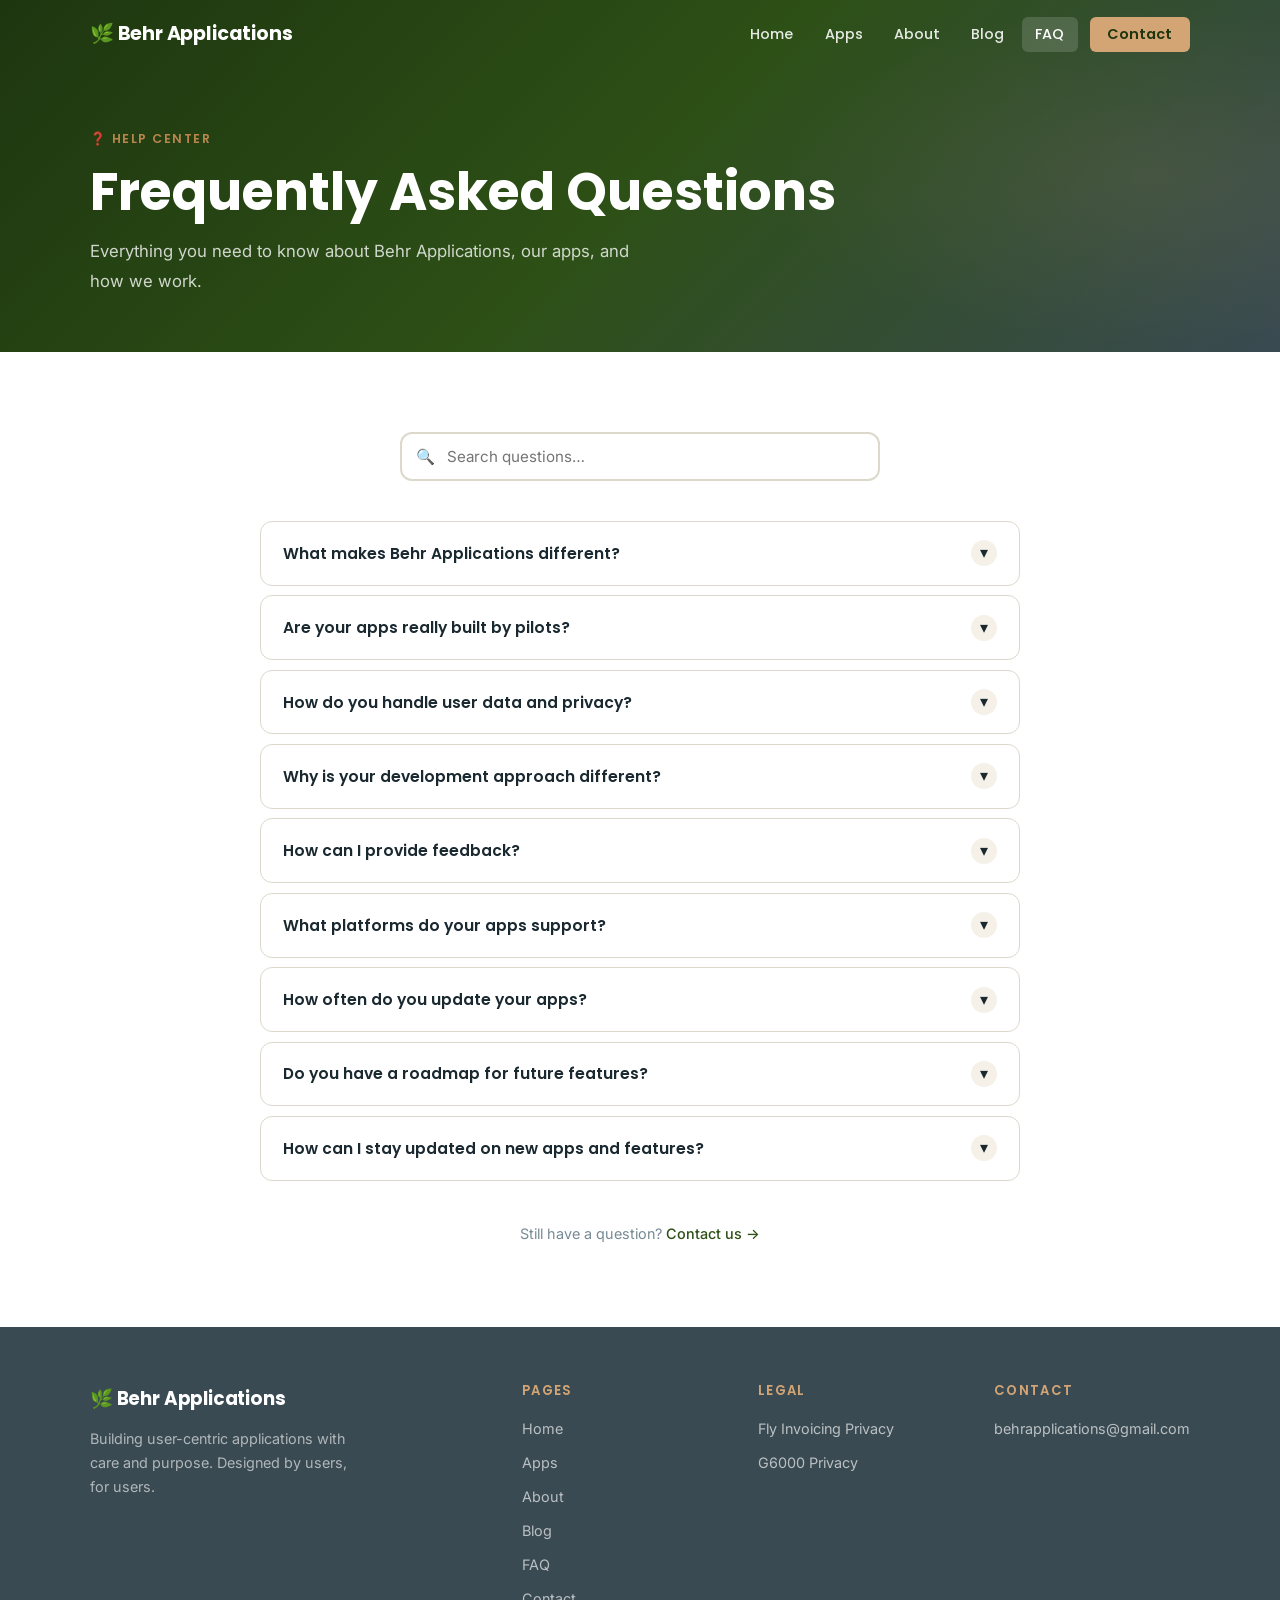
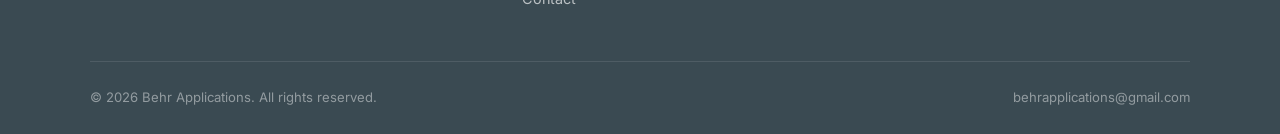
<file: faq.html>
<!DOCTYPE html>
<html lang="en">
<head>
  <meta charset="UTF-8" />
  <meta name="viewport" content="width=device-width, initial-scale=1.0" />
  <title>FAQ – Behr Applications</title>
  <meta name="description" content="Frequently asked questions about Behr Applications, our apps, privacy practices, and development philosophy." />
  <meta property="og:title" content="FAQ – Behr Applications" />
  <meta property="og:description" content="Get answers to the most common questions about Behr Applications and our user-centric apps." />
  <meta property="og:type" content="website" />
  <link rel="preconnect" href="https://fonts.googleapis.com" />
  <link rel="preconnect" href="https://fonts.gstatic.com" crossorigin />
  <link href="https://fonts.googleapis.com/css2?family=Poppins:wght@300;400;600;700&family=Inter:wght@400;500&display=swap" rel="stylesheet" />
  <link rel="stylesheet" href="style.css" />
</head>
<body>

  <!-- ── Navigation ─────────────────────────────────────────── -->
  <nav class="site-nav" aria-label="Main navigation">
    <div class="container">
      <a href="index.html" class="nav-logo" data-page="index.html">🌿 Behr Applications</a>
      <ul class="nav-links" role="list">
        <li><a href="index.html" data-page="index.html">Home</a></li>
        <li><a href="apps.html" data-page="apps.html">Apps</a></li>
        <li><a href="about.html" data-page="about.html">About</a></li>
        <li><a href="blog.html" data-page="blog.html">Blog</a></li>
        <li><a href="faq.html" data-page="faq.html">FAQ</a></li>
        <li><a href="contact.html" data-page="contact.html" class="btn-nav">Contact</a></li>
      </ul>
      <button class="nav-toggle" id="nav-toggle" aria-label="Toggle mobile menu" aria-expanded="false" aria-controls="nav-mobile">
        <span></span><span></span><span></span>
      </button>
    </div>
  </nav>

  <!-- Mobile Nav -->
  <div id="nav-mobile" class="nav-mobile" role="dialog" aria-label="Mobile navigation">
    <a href="index.html" data-page="index.html">Home</a>
    <a href="apps.html" data-page="apps.html">Apps</a>
    <a href="about.html" data-page="about.html">About</a>
    <a href="blog.html" data-page="blog.html">Blog</a>
    <a href="faq.html" data-page="faq.html">FAQ</a>
    <a href="contact.html" data-page="contact.html" class="btn-nav-mobile">Contact</a>
  </div>

  <main>

    <!-- ── Page Hero ──────────────────────────────────────────── -->
    <section class="page-hero" aria-labelledby="faq-hero-heading">
      <div class="container">
        <span class="section-label fade-in">❓ Help Center</span>
        <h1 id="faq-hero-heading" class="fade-in fade-in-delay-1">Frequently Asked Questions</h1>
        <p class="fade-in fade-in-delay-2">Everything you need to know about Behr Applications, our apps, and how we work.</p>
      </div>
    </section>

    <!-- ── FAQ Section ────────────────────────────────────────── -->
    <section class="section" aria-labelledby="faq-section-heading">
      <div class="container">
        <h2 id="faq-section-heading" class="hidden">FAQ List</h2>

        <!-- Search -->
        <div class="faq-search-wrapper" role="search">
          <label for="faq-search" class="hidden">Search FAQ</label>
          <input
            type="search"
            id="faq-search"
            placeholder="Search questions…"
            aria-label="Search frequently asked questions"
            autocomplete="off"
          />
        </div>

        <!-- Accordion -->
        <div class="faq-list" role="list">

          <div class="faq-item" role="listitem">
            <button
              class="faq-question"
              aria-expanded="false"
              aria-controls="faq-answer-1"
              id="faq-btn-1"
            >
              What makes Behr Applications different?
              <span class="faq-icon" aria-hidden="true">▾</span>
            </button>
            <div
              class="faq-answer"
              id="faq-answer-1"
              role="region"
              aria-labelledby="faq-btn-1"
            >
              <p>
                We build applications from the user's perspective — literally. Our apps are created by
                people who needed them and couldn't find anything that truly worked. This means we skip the
                feature bloat, focus on what actually matters, and deliver software that respects your
                intelligence and your time. We prioritize quality over speed and privacy over data extraction.
              </p>
            </div>
          </div>

          <div class="faq-item" role="listitem">
            <button
              class="faq-question"
              aria-expanded="false"
              aria-controls="faq-answer-2"
              id="faq-btn-2"
            >
              Are your apps really built by pilots?
              <span class="faq-icon" aria-hidden="true">▾</span>
            </button>
            <div
              class="faq-answer"
              id="faq-answer-2"
              role="region"
              aria-labelledby="faq-btn-2"
            >
              <p>
                Yes! Our aviation applications, including Fly Invoicing, are built by people who fly.
                We understand the specific challenges of managing invoicing in the aviation industry — the
                need for offline capability, the importance of professional formatting, and the unique
                billing structures that general-purpose tools never quite handle correctly.
              </p>
            </div>
          </div>

          <div class="faq-item" role="listitem">
            <button
              class="faq-question"
              aria-expanded="false"
              aria-controls="faq-answer-3"
              id="faq-btn-3"
            >
              How do you handle user data and privacy?
              <span class="faq-icon" aria-hidden="true">▾</span>
            </button>
            <div
              class="faq-answer"
              id="faq-answer-3"
              role="region"
              aria-labelledby="faq-btn-3"
            >
              <p>
                Privacy is fundamental to our philosophy, not an afterthought. We collect only what is
                strictly necessary for the app to function, we don't sell your data to third parties, and
                we store as little as possible on external servers. Each app has a dedicated privacy policy
                detailing exactly what data is collected and why. We believe your data belongs to you.
              </p>
            </div>
          </div>

          <div class="faq-item" role="listitem">
            <button
              class="faq-question"
              aria-expanded="false"
              aria-controls="faq-answer-4"
              id="faq-btn-4"
            >
              Why is your development approach different?
              <span class="faq-icon" aria-hidden="true">▾</span>
            </button>
            <div
              class="faq-answer"
              id="faq-answer-4"
              role="region"
              aria-labelledby="faq-btn-4"
            >
              <p>
                We prioritize quality over speed. We don't release features until they're genuinely ready.
                We call this "sympathetic development" — we put ourselves in the user's position before
                writing a single line of code, and we iterate slowly and thoughtfully rather than rushing
                to ship. Our users deserve software that's been properly thought through.
              </p>
            </div>
          </div>

          <div class="faq-item" role="listitem">
            <button
              class="faq-question"
              aria-expanded="false"
              aria-controls="faq-answer-5"
              id="faq-btn-5"
            >
              How can I provide feedback?
              <span class="faq-icon" aria-hidden="true">▾</span>
            </button>
            <div
              class="faq-answer"
              id="faq-answer-5"
              role="region"
              aria-labelledby="faq-btn-5"
            >
              <p>
                We love hearing from users! Feedback is the most valuable thing you can give us. Reach out
                directly at <a href="mailto:behrapplications@gmail.com" style="color:var(--forest-green);font-weight:500;">behrapplications@gmail.com</a>
                or use the <a href="contact.html" style="color:var(--forest-green);font-weight:500;">contact form</a>.
                Every message is read and considered seriously.
              </p>
            </div>
          </div>

          <div class="faq-item" role="listitem">
            <button
              class="faq-question"
              aria-expanded="false"
              aria-controls="faq-answer-6"
              id="faq-btn-6"
            >
              What platforms do your apps support?
              <span class="faq-icon" aria-hidden="true">▾</span>
            </button>
            <div
              class="faq-answer"
              id="faq-answer-6"
              role="region"
              aria-labelledby="faq-btn-6"
            >
              <p>
                Currently our apps are available on iOS as beta releases. We're actively exploring
                additional platforms — including Android and web — based on user demand. If you'd like
                to see support for a specific platform, let us know via our contact form. User demand
                directly shapes our roadmap.
              </p>
            </div>
          </div>

          <div class="faq-item" role="listitem">
            <button
              class="faq-question"
              aria-expanded="false"
              aria-controls="faq-answer-7"
              id="faq-btn-7"
            >
              How often do you update your apps?
              <span class="faq-icon" aria-hidden="true">▾</span>
            </button>
            <div
              class="faq-answer"
              id="faq-answer-7"
              role="region"
              aria-labelledby="faq-btn-7"
            >
              <p>
                We update our apps regularly, but always based on user feedback and quality considerations —
                never just to show activity. We believe in quality over frequency. When we do release an
                update, it has been thoroughly tested and genuinely improves the experience. You can expect
                meaningful updates, not superficial ones.
              </p>
            </div>
          </div>

          <div class="faq-item" role="listitem">
            <button
              class="faq-question"
              aria-expanded="false"
              aria-controls="faq-answer-8"
              id="faq-btn-8"
            >
              Do you have a roadmap for future features?
              <span class="faq-icon" aria-hidden="true">▾</span>
            </button>
            <div
              class="faq-answer"
              id="faq-answer-8"
              role="region"
              aria-labelledby="faq-btn-8"
            >
              <p>
                Yes! We maintain an active internal roadmap shaped by user feedback. We don't publish it
                publicly to avoid creating expectations around timelines we may need to adjust (quality
                first), but subscribing to our newsletter is the best way to hear about upcoming features
                and releases before anyone else.
              </p>
            </div>
          </div>

          <div class="faq-item" role="listitem">
            <button
              class="faq-question"
              aria-expanded="false"
              aria-controls="faq-answer-9"
              id="faq-btn-9"
            >
              How can I stay updated on new apps and features?
              <span class="faq-icon" aria-hidden="true">▾</span>
            </button>
            <div
              class="faq-answer"
              id="faq-answer-9"
              role="region"
              aria-labelledby="faq-btn-9"
            >
              <p>
                The best way is to sign up for our newsletter on the
                <a href="index.html#newsletter-form" style="color:var(--forest-green);font-weight:500;">home page</a>.
                We send thoughtful, infrequent emails — only when there's something genuinely worth
                sharing. No spam, no marketing noise, just real updates from a team that cares.
              </p>
            </div>
          </div>

        </div><!-- /faq-list -->

        <p style="text-align:center; margin-top:2.5rem;" class="text-muted">
          Still have a question? <a href="contact.html" style="color:var(--forest-green); font-weight:500;">Contact us →</a>
        </p>

      </div>
    </section>

  </main>

  <!-- ── Footer ────────────────────────────────────────────────── -->
  <footer class="site-footer" aria-label="Site footer">
    <div class="container">
      <div class="footer-grid">
        <div class="footer-brand">
          <a href="index.html" class="nav-logo">🌿 Behr Applications</a>
          <p>Building user-centric applications with care and purpose. Designed by users, for users.</p>
        </div>
        <div class="footer-col">
          <h4>Pages</h4>
          <nav class="footer-links" aria-label="Footer navigation">
            <a href="index.html">Home</a>
            <a href="apps.html">Apps</a>
            <a href="about.html">About</a>
            <a href="blog.html">Blog</a>
            <a href="faq.html">FAQ</a>
            <a href="contact.html">Contact</a>
          </nav>
        </div>
        <div class="footer-col">
          <h4>Legal</h4>
          <nav class="footer-links" aria-label="Legal links">
            <a href="privacy-fly-invoicing.html">Fly Invoicing Privacy</a>
            <a href="privacy-g6000.html">G6000 Privacy</a>
          </nav>
        </div>
        <div class="footer-col">
          <h4>Contact</h4>
          <nav class="footer-links" aria-label="Contact links">
            <a href="mailto:behrapplications@gmail.com">behrapplications@gmail.com</a>
          </nav>
        </div>
      </div>
      <div class="footer-bottom">
        <p>© 2026 Behr Applications. All rights reserved.</p>
        <p><a href="mailto:behrapplications@gmail.com">behrapplications@gmail.com</a></p>
      </div>
    </div>
  </footer>

  <script src="main.js"></script>
</body>
</html>
</file>
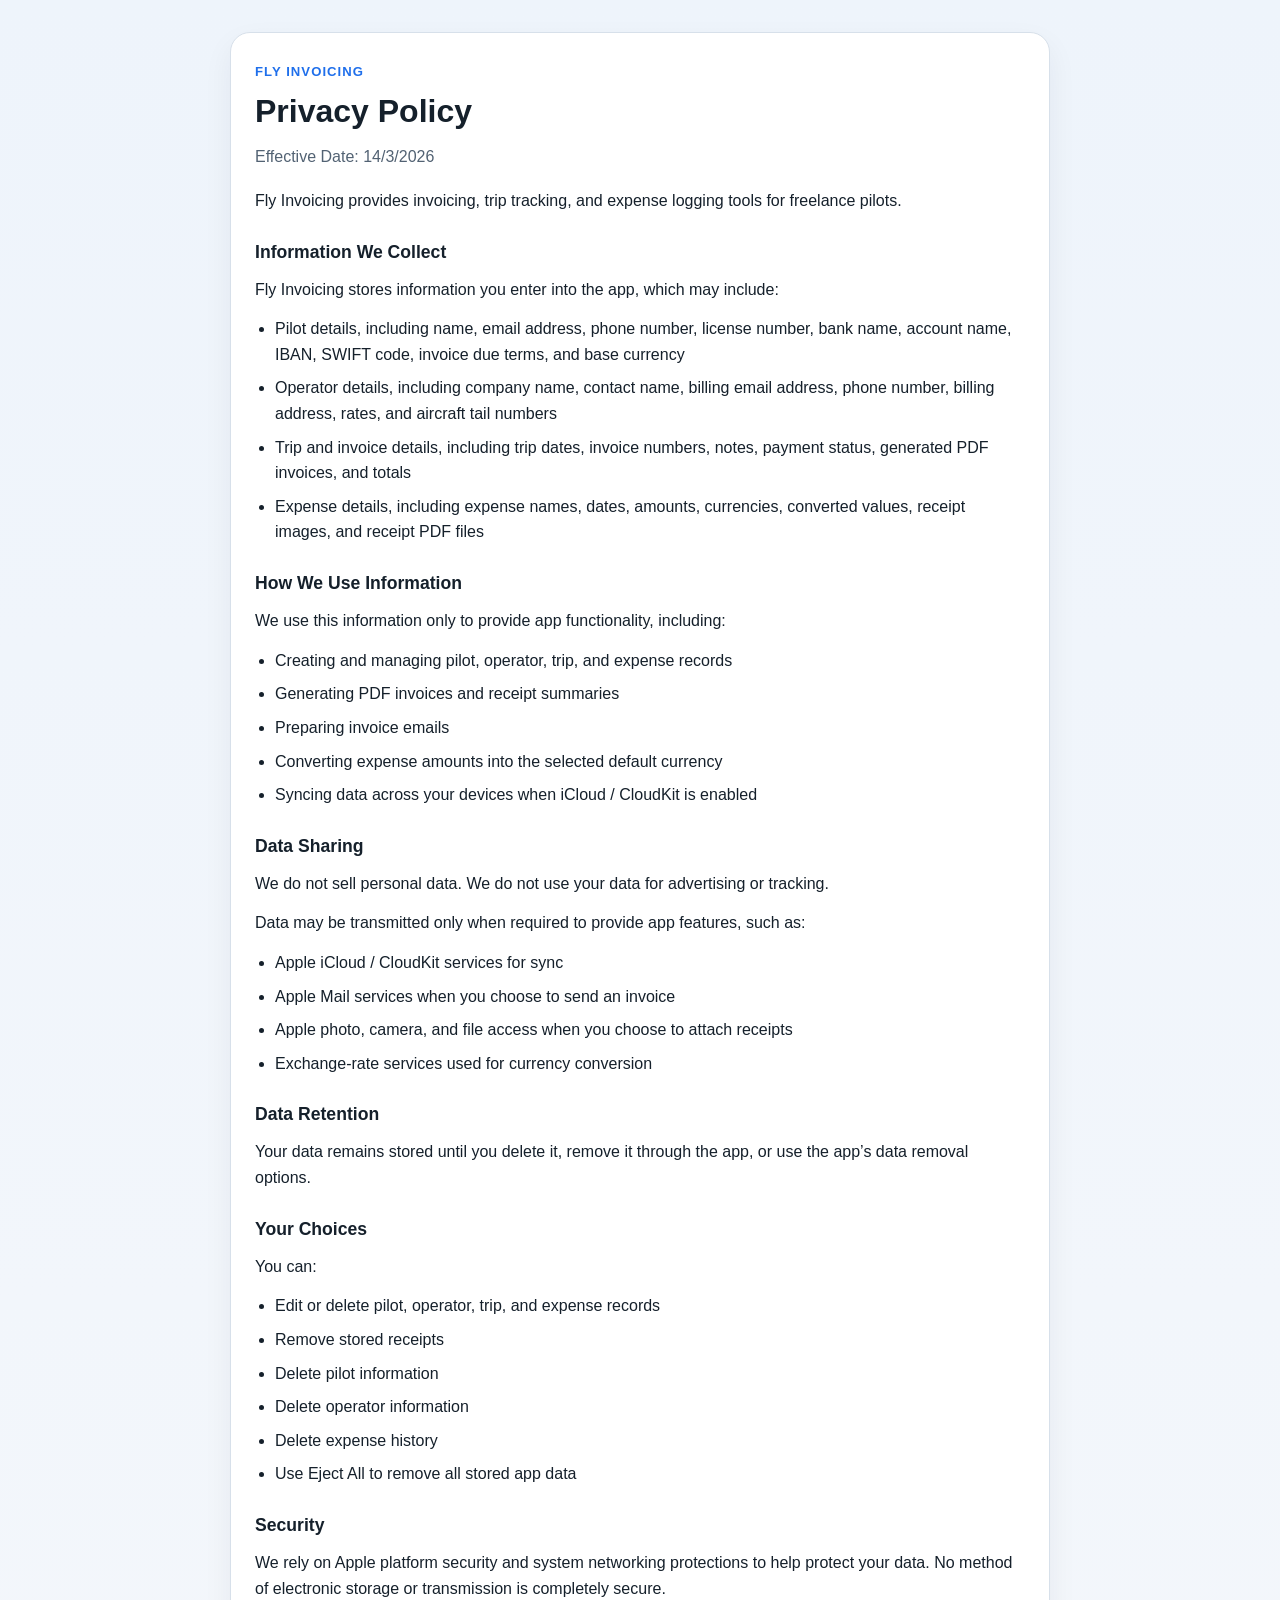
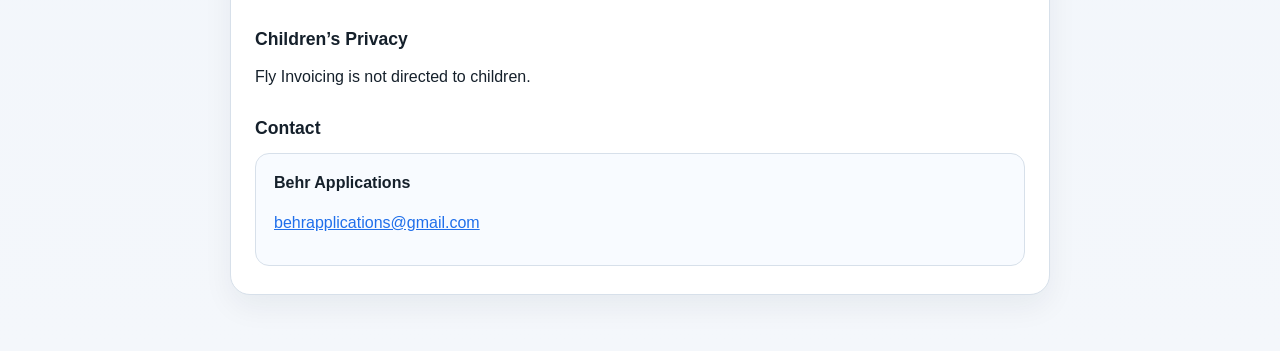
<file: privacy-fly-invoicing.html>
<!DOCTYPE html>
<html lang="en">
<head>
    <meta charset="utf-8">
    <meta name="viewport" content="width=device-width, initial-scale=1">
    <title>Privacy Policy | Fly Invoicing</title>
    <style>
        :root {
            color-scheme: light;
            --bg: #f4f7fb;
            --panel: #ffffff;
            --text: #15202b;
            --muted: #526273;
            --accent: #1f6feb;
            --border: #d7e0ea;
        }

        * {
            box-sizing: border-box;
        }

        body {
            margin: 0;
            font-family: -apple-system, BlinkMacSystemFont, "Segoe UI", sans-serif;
            background: linear-gradient(180deg, #eef4fb 0%, var(--bg) 100%);
            color: var(--text);
            line-height: 1.6;
        }

        .wrap {
            max-width: 860px;
            margin: 0 auto;
            padding: 32px 20px 56px;
        }

        .card {
            background: var(--panel);
            border: 1px solid var(--border);
            border-radius: 20px;
            padding: 28px 24px;
            box-shadow: 0 12px 30px rgba(18, 34, 51, 0.06);
        }

        h1, h2 {
            line-height: 1.2;
            margin: 0 0 14px;
        }

        h1 {
            font-size: 2rem;
        }

        h2 {
            font-size: 1.1rem;
            margin-top: 28px;
        }

        p {
            margin: 0 0 14px;
        }

        ul {
            margin: 0 0 14px 20px;
            padding: 0;
        }

        li + li {
            margin-top: 8px;
        }

        .eyebrow {
            margin-bottom: 10px;
            color: var(--accent);
            font-size: 0.82rem;
            font-weight: 700;
            letter-spacing: 0.08em;
            text-transform: uppercase;
        }

        .meta {
            color: var(--muted);
            margin-bottom: 18px;
        }

        .contact {
            padding: 16px 18px;
            background: #f8fbff;
            border: 1px solid var(--border);
            border-radius: 14px;
        }

        a {
            color: var(--accent);
        }
    </style>
</head>
<body>
    <main class="wrap">
        <section class="card">
            <div class="eyebrow">Fly Invoicing</div>
            <h1>Privacy Policy</h1>
            <p class="meta">Effective Date: 14/3/2026</p>

            <p>Fly Invoicing provides invoicing, trip tracking, and expense logging tools for freelance pilots.</p>

            <h2>Information We Collect</h2>
            <p>Fly Invoicing stores information you enter into the app, which may include:</p>
            <ul>
                <li>Pilot details, including name, email address, phone number, license number, bank name, account name, IBAN, SWIFT code, invoice due terms, and base currency</li>
                <li>Operator details, including company name, contact name, billing email address, phone number, billing address, rates, and aircraft tail numbers</li>
                <li>Trip and invoice details, including trip dates, invoice numbers, notes, payment status, generated PDF invoices, and totals</li>
                <li>Expense details, including expense names, dates, amounts, currencies, converted values, receipt images, and receipt PDF files</li>
            </ul>

            <h2>How We Use Information</h2>
            <p>We use this information only to provide app functionality, including:</p>
            <ul>
                <li>Creating and managing pilot, operator, trip, and expense records</li>
                <li>Generating PDF invoices and receipt summaries</li>
                <li>Preparing invoice emails</li>
                <li>Converting expense amounts into the selected default currency</li>
                <li>Syncing data across your devices when iCloud / CloudKit is enabled</li>
            </ul>

            <h2>Data Sharing</h2>
            <p>We do not sell personal data. We do not use your data for advertising or tracking.</p>
            <p>Data may be transmitted only when required to provide app features, such as:</p>
            <ul>
                <li>Apple iCloud / CloudKit services for sync</li>
                <li>Apple Mail services when you choose to send an invoice</li>
                <li>Apple photo, camera, and file access when you choose to attach receipts</li>
                <li>Exchange-rate services used for currency conversion</li>
            </ul>

            <h2>Data Retention</h2>
            <p>Your data remains stored until you delete it, remove it through the app, or use the app’s data removal options.</p>

            <h2>Your Choices</h2>
            <p>You can:</p>
            <ul>
                <li>Edit or delete pilot, operator, trip, and expense records</li>
                <li>Remove stored receipts</li>
                <li>Delete pilot information</li>
                <li>Delete operator information</li>
                <li>Delete expense history</li>
                <li>Use Eject All to remove all stored app data</li>
            </ul>

            <h2>Security</h2>
            <p>We rely on Apple platform security and system networking protections to help protect your data. No method of electronic storage or transmission is completely secure.</p>

            <h2>Children’s Privacy</h2>
            <p>Fly Invoicing is not directed to children.</p>

            <h2>Contact</h2>
            <div class="contact">
                <p><strong>Behr Applications</strong></p>
                <p><a href="mailto:behrapplications@gmail.com">behrapplications@gmail.com</a></p>
            </div>
        </section>
    </main>
</body>
</html>
</file>
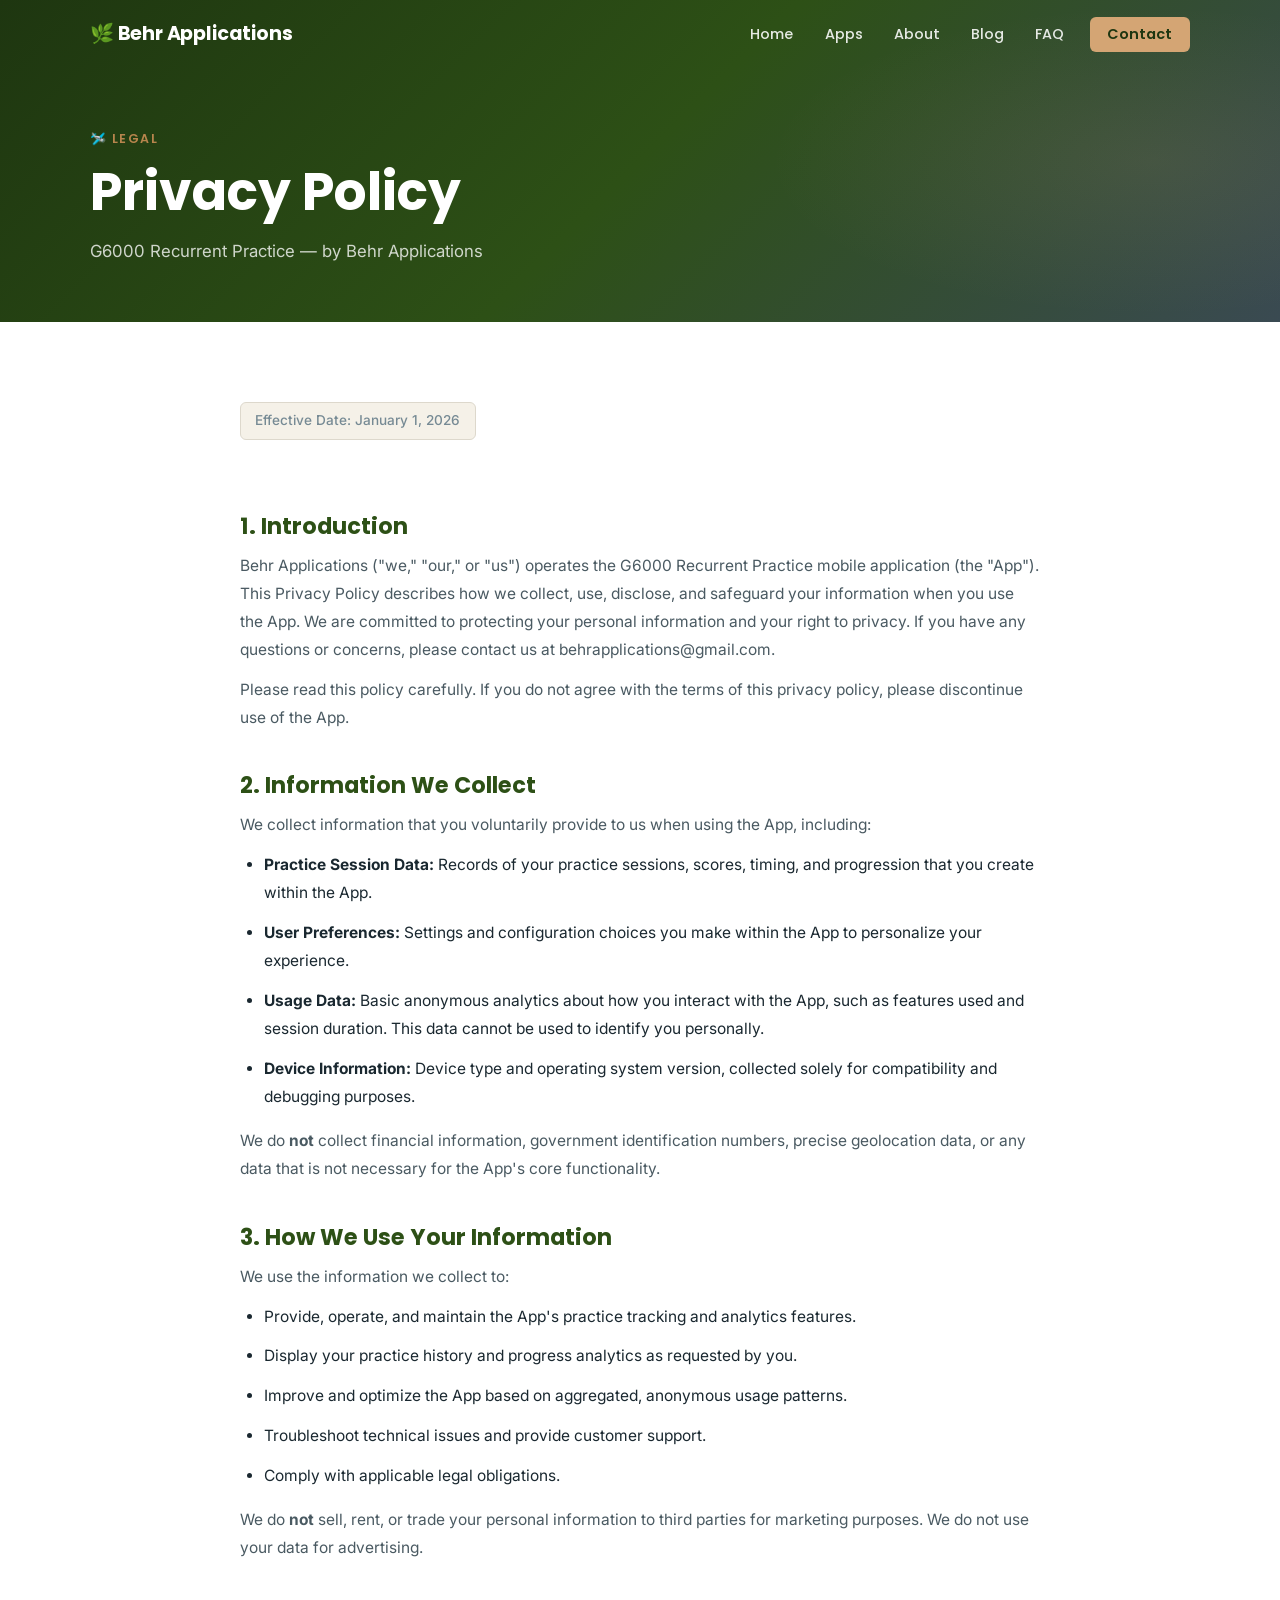
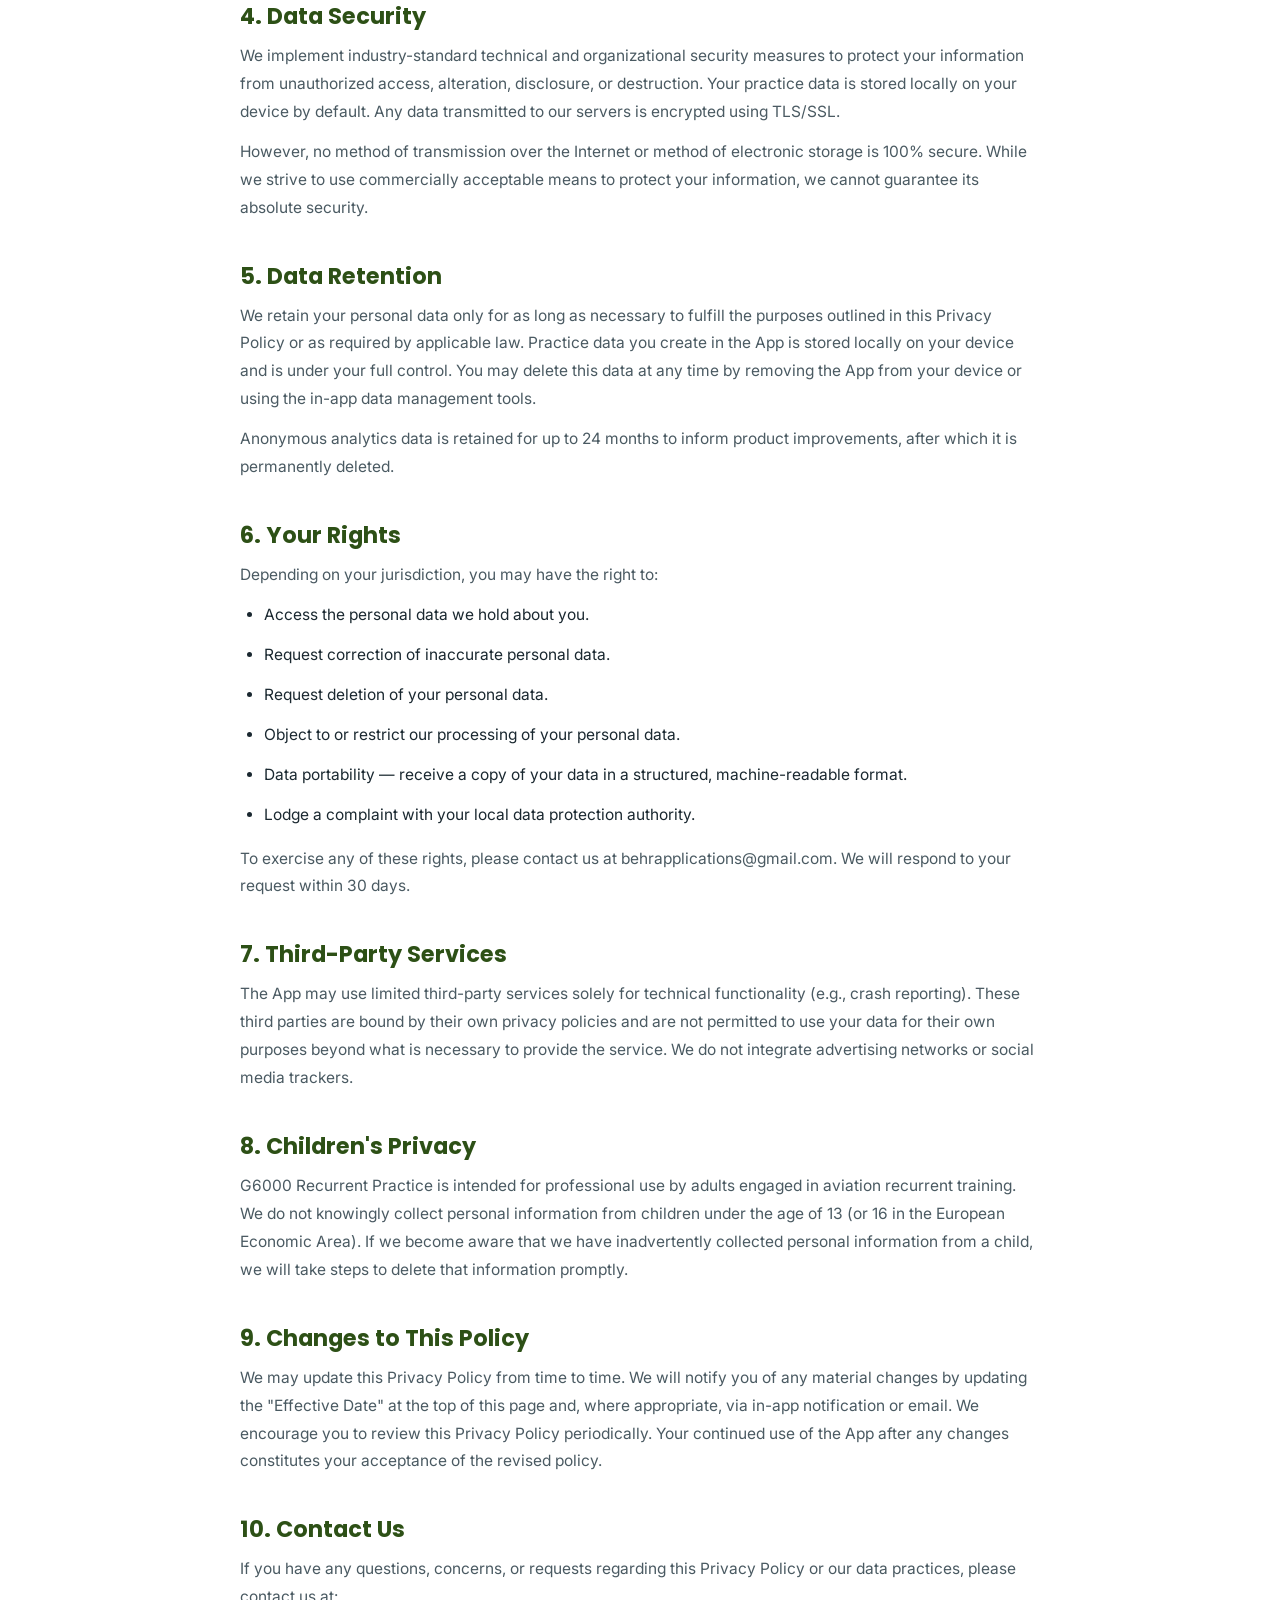
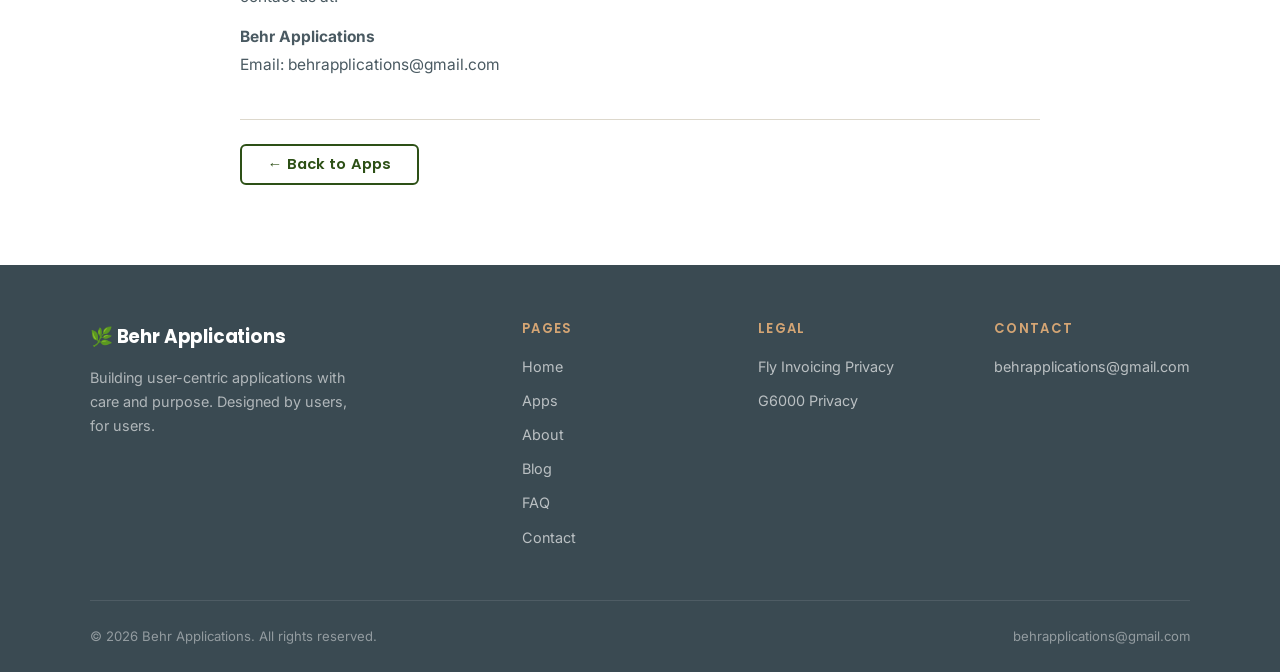
<file: privacy-g6000.html>
<!DOCTYPE html>
<html lang="en">
<head>
  <meta charset="UTF-8" />
  <meta name="viewport" content="width=device-width, initial-scale=1.0" />
  <title>Privacy Policy – G6000 Recurrent Practice | Behr Applications</title>
  <meta name="description" content="Privacy policy for G6000 Recurrent Practice by Behr Applications. Learn how we collect, use, and protect your data." />
  <meta property="og:title" content="Privacy Policy – G6000 Recurrent Practice | Behr Applications" />
  <meta property="og:description" content="G6000 Recurrent Practice privacy policy — effective January 1, 2026." />
  <meta property="og:type" content="website" />
  <link rel="preconnect" href="https://fonts.googleapis.com" />
  <link rel="preconnect" href="https://fonts.gstatic.com" crossorigin />
  <link href="https://fonts.googleapis.com/css2?family=Poppins:wght@300;400;600;700&family=Inter:wght@400;500&display=swap" rel="stylesheet" />
  <link rel="stylesheet" href="style.css" />
</head>
<body>

  <!-- ── Navigation ─────────────────────────────────────────── -->
  <nav class="site-nav" aria-label="Main navigation">
    <div class="container">
      <a href="index.html" class="nav-logo" data-page="index.html">🌿 Behr Applications</a>
      <ul class="nav-links" role="list">
        <li><a href="index.html" data-page="index.html">Home</a></li>
        <li><a href="apps.html" data-page="apps.html">Apps</a></li>
        <li><a href="about.html" data-page="about.html">About</a></li>
        <li><a href="blog.html" data-page="blog.html">Blog</a></li>
        <li><a href="faq.html" data-page="faq.html">FAQ</a></li>
        <li><a href="contact.html" data-page="contact.html" class="btn-nav">Contact</a></li>
      </ul>
      <button class="nav-toggle" id="nav-toggle" aria-label="Toggle mobile menu" aria-expanded="false" aria-controls="nav-mobile">
        <span></span><span></span><span></span>
      </button>
    </div>
  </nav>

  <!-- Mobile Nav -->
  <div id="nav-mobile" class="nav-mobile" role="dialog" aria-label="Mobile navigation">
    <a href="index.html" data-page="index.html">Home</a>
    <a href="apps.html" data-page="apps.html">Apps</a>
    <a href="about.html" data-page="about.html">About</a>
    <a href="blog.html" data-page="blog.html">Blog</a>
    <a href="faq.html" data-page="faq.html">FAQ</a>
    <a href="contact.html" data-page="contact.html" class="btn-nav-mobile">Contact</a>
  </div>

  <main>

    <!-- ── Page Hero ──────────────────────────────────────────── -->
    <section class="page-hero" aria-labelledby="privacy-g6000-heading">
      <div class="container">
        <span class="section-label fade-in">🛩️ Legal</span>
        <h1 id="privacy-g6000-heading" class="fade-in fade-in-delay-1">Privacy Policy</h1>
        <p class="fade-in fade-in-delay-2">G6000 Recurrent Practice — by Behr Applications</p>
      </div>
    </section>

    <!-- ── Privacy Content ───────────────────────────────────── -->
    <div class="container">
      <article class="privacy-content" aria-label="G6000 Recurrent Practice privacy policy">

        <span class="effective-date">Effective Date: January 1, 2026</span>

        <h2>1. Introduction</h2>
        <p>
          Behr Applications ("we," "our," or "us") operates the G6000 Recurrent Practice mobile application
          (the "App"). This Privacy Policy describes how we collect, use, disclose, and safeguard your
          information when you use the App. We are committed to protecting your personal information and
          your right to privacy. If you have any questions or concerns, please contact us at
          <a href="mailto:behrapplications@gmail.com">behrapplications@gmail.com</a>.
        </p>
        <p>
          Please read this policy carefully. If you do not agree with the terms of this privacy policy,
          please discontinue use of the App.
        </p>

        <h2>2. Information We Collect</h2>
        <p>We collect information that you voluntarily provide to us when using the App, including:</p>
        <ul>
          <li><strong>Practice Session Data:</strong> Records of your practice sessions, scores, timing, and progression that you create within the App.</li>
          <li><strong>User Preferences:</strong> Settings and configuration choices you make within the App to personalize your experience.</li>
          <li><strong>Usage Data:</strong> Basic anonymous analytics about how you interact with the App, such as features used and session duration. This data cannot be used to identify you personally.</li>
          <li><strong>Device Information:</strong> Device type and operating system version, collected solely for compatibility and debugging purposes.</li>
        </ul>
        <p>
          We do <strong>not</strong> collect financial information, government identification numbers, precise
          geolocation data, or any data that is not necessary for the App's core functionality.
        </p>

        <h2>3. How We Use Your Information</h2>
        <p>We use the information we collect to:</p>
        <ul>
          <li>Provide, operate, and maintain the App's practice tracking and analytics features.</li>
          <li>Display your practice history and progress analytics as requested by you.</li>
          <li>Improve and optimize the App based on aggregated, anonymous usage patterns.</li>
          <li>Troubleshoot technical issues and provide customer support.</li>
          <li>Comply with applicable legal obligations.</li>
        </ul>
        <p>
          We do <strong>not</strong> sell, rent, or trade your personal information to third parties for marketing
          purposes. We do not use your data for advertising.
        </p>

        <h2>4. Data Security</h2>
        <p>
          We implement industry-standard technical and organizational security measures to protect your
          information from unauthorized access, alteration, disclosure, or destruction. Your practice
          data is stored locally on your device by default. Any data transmitted to our servers is
          encrypted using TLS/SSL.
        </p>
        <p>
          However, no method of transmission over the Internet or method of electronic storage is 100%
          secure. While we strive to use commercially acceptable means to protect your information, we
          cannot guarantee its absolute security.
        </p>

        <h2>5. Data Retention</h2>
        <p>
          We retain your personal data only for as long as necessary to fulfill the purposes outlined in
          this Privacy Policy or as required by applicable law. Practice data you create in the App is
          stored locally on your device and is under your full control. You may delete this data at any
          time by removing the App from your device or using the in-app data management tools.
        </p>
        <p>
          Anonymous analytics data is retained for up to 24 months to inform product improvements, after
          which it is permanently deleted.
        </p>

        <h2>6. Your Rights</h2>
        <p>Depending on your jurisdiction, you may have the right to:</p>
        <ul>
          <li>Access the personal data we hold about you.</li>
          <li>Request correction of inaccurate personal data.</li>
          <li>Request deletion of your personal data.</li>
          <li>Object to or restrict our processing of your personal data.</li>
          <li>Data portability — receive a copy of your data in a structured, machine-readable format.</li>
          <li>Lodge a complaint with your local data protection authority.</li>
        </ul>
        <p>
          To exercise any of these rights, please contact us at
          <a href="mailto:behrapplications@gmail.com">behrapplications@gmail.com</a>.
          We will respond to your request within 30 days.
        </p>

        <h2>7. Third-Party Services</h2>
        <p>
          The App may use limited third-party services solely for technical functionality (e.g., crash
          reporting). These third parties are bound by their own privacy policies and are not permitted
          to use your data for their own purposes beyond what is necessary to provide the service.
          We do not integrate advertising networks or social media trackers.
        </p>

        <h2>8. Children's Privacy</h2>
        <p>
          G6000 Recurrent Practice is intended for professional use by adults engaged in aviation
          recurrent training. We do not knowingly collect personal information from children under the
          age of 13 (or 16 in the European Economic Area). If we become aware that we have inadvertently
          collected personal information from a child, we will take steps to delete that information promptly.
        </p>

        <h2>9. Changes to This Policy</h2>
        <p>
          We may update this Privacy Policy from time to time. We will notify you of any material changes
          by updating the "Effective Date" at the top of this page and, where appropriate, via in-app
          notification or email. We encourage you to review this Privacy Policy periodically.
          Your continued use of the App after any changes constitutes your acceptance of the revised policy.
        </p>

        <h2>10. Contact Us</h2>
        <p>
          If you have any questions, concerns, or requests regarding this Privacy Policy or our data
          practices, please contact us at:
        </p>
        <p>
          <strong>Behr Applications</strong><br />
          Email: <a href="mailto:behrapplications@gmail.com">behrapplications@gmail.com</a>
        </p>

        <div style="margin-top:2.5rem; padding-top:1.5rem; border-top:1px solid var(--border-color);">
          <a href="apps.html" class="btn btn-outline">← Back to Apps</a>
        </div>

      </article>
    </div>

  </main>

  <!-- ── Footer ────────────────────────────────────────────────── -->
  <footer class="site-footer" aria-label="Site footer">
    <div class="container">
      <div class="footer-grid">
        <div class="footer-brand">
          <a href="index.html" class="nav-logo">🌿 Behr Applications</a>
          <p>Building user-centric applications with care and purpose. Designed by users, for users.</p>
        </div>
        <div class="footer-col">
          <h4>Pages</h4>
          <nav class="footer-links" aria-label="Footer navigation">
            <a href="index.html">Home</a>
            <a href="apps.html">Apps</a>
            <a href="about.html">About</a>
            <a href="blog.html">Blog</a>
            <a href="faq.html">FAQ</a>
            <a href="contact.html">Contact</a>
          </nav>
        </div>
        <div class="footer-col">
          <h4>Legal</h4>
          <nav class="footer-links" aria-label="Legal links">
            <a href="privacy-fly-invoicing.html">Fly Invoicing Privacy</a>
            <a href="privacy-g6000.html">G6000 Privacy</a>
          </nav>
        </div>
        <div class="footer-col">
          <h4>Contact</h4>
          <nav class="footer-links" aria-label="Contact links">
            <a href="mailto:behrapplications@gmail.com">behrapplications@gmail.com</a>
          </nav>
        </div>
      </div>
      <div class="footer-bottom">
        <p>© 2026 Behr Applications. All rights reserved.</p>
        <p><a href="mailto:behrapplications@gmail.com">behrapplications@gmail.com</a></p>
      </div>
    </div>
  </footer>

  <script src="main.js"></script>
</body>
</html>
</file>
<file: style.css>
/* ============================================================
   Behr Applications – style.css
   ============================================================ */

/* ── Google Fonts ─────────────────────────────────────────── */
@import url('https://fonts.googleapis.com/css2?family=Poppins:wght@300;400;600;700&family=Inter:wght@400;500&display=swap');

/* ── CSS Variables ─────────────────────────────────────────── */
:root {
  --forest-green: #2D5016;
  --forest-green-light: #3d6b20;
  --forest-green-dark: #1e3610;
  --slate: #3A4A52;
  --slate-light: #536370;
  --honey-gold: #D4A574;
  --honey-gold-dark: #b8854d;
  --cream: #F5F1E8;
  --cream-dark: #ebe5d4;
  --white: #ffffff;
  --text-primary: #1a2830;
  --text-secondary: #4a5a62;
  --text-muted: #768a94;
  --border-color: #ddd8cc;
  --shadow-sm: 0 1px 3px rgba(0,0,0,0.08);
  --shadow-md: 0 4px 12px rgba(0,0,0,0.10);
  --shadow-lg: 0 8px 24px rgba(0,0,0,0.12);
  --radius-sm: 6px;
  --radius-md: 12px;
  --radius-lg: 20px;
  --transition: 0.25s ease;
  --nav-height: 68px;
  --container-max: 1140px;
  --section-gap: 5rem;
}

/* ── Reset & Base ──────────────────────────────────────────── */
*, *::before, *::after {
  box-sizing: border-box;
  margin: 0;
  padding: 0;
}

html {
  scroll-behavior: smooth;
  font-size: 16px;
}

body {
  font-family: 'Inter', sans-serif;
  font-weight: 400;
  color: var(--text-primary);
  background-color: var(--white);
  line-height: 1.7;
  -webkit-font-smoothing: antialiased;
}

img, video {
  max-width: 100%;
  display: block;
}

a {
  color: inherit;
  text-decoration: none;
}

ul, ol {
  list-style: none;
}

button {
  cursor: pointer;
  font-family: inherit;
  border: none;
  background: none;
}

input, textarea, select {
  font-family: inherit;
  font-size: 1rem;
}

/* ── Typography ────────────────────────────────────────────── */
h1, h2, h3, h4, h5, h6 {
  font-family: 'Poppins', sans-serif;
  font-weight: 700;
  line-height: 1.25;
  color: var(--text-primary);
}

h1 { font-size: clamp(2rem, 5vw, 3.25rem); }
h2 { font-size: clamp(1.6rem, 3.5vw, 2.5rem); }
h3 { font-size: clamp(1.2rem, 2.5vw, 1.6rem); }
h4 { font-size: 1.15rem; font-weight: 600; }

p {
  color: var(--text-secondary);
  line-height: 1.8;
}

.lead {
  font-size: 1.15rem;
  color: var(--text-secondary);
}

.text-muted { color: var(--text-muted); font-size: 0.9rem; }

/* ── Layout Utilities ──────────────────────────────────────── */
.container {
  width: 100%;
  max-width: var(--container-max);
  margin: 0 auto;
  padding: 0 1.25rem;
}

.section {
  padding: var(--section-gap) 0;
}

.section-header {
  text-align: center;
  margin-bottom: 3rem;
}

.section-header p {
  max-width: 600px;
  margin: 0.75rem auto 0;
  font-size: 1.05rem;
}

.section-label {
  display: inline-block;
  font-family: 'Poppins', sans-serif;
  font-size: 0.78rem;
  font-weight: 600;
  letter-spacing: 0.12em;
  text-transform: uppercase;
  color: var(--honey-gold-dark);
  margin-bottom: 0.6rem;
}

/* ── Grid System ───────────────────────────────────────────── */
.grid {
  display: grid;
  gap: 1.5rem;
}

.grid-2 { grid-template-columns: 1fr; }
.grid-3 { grid-template-columns: 1fr; }
.grid-4 { grid-template-columns: 1fr 1fr; }

@media (min-width: 640px) {
  .grid-3 { grid-template-columns: repeat(2, 1fr); }
}

@media (min-width: 768px) {
  .grid-2 { grid-template-columns: repeat(2, 1fr); }
  .grid-4 { grid-template-columns: repeat(4, 1fr); }
}

@media (min-width: 900px) {
  .grid-3 { grid-template-columns: repeat(3, 1fr); }
}

/* ── Leaf / Organic Accent Decorations ─────────────────────── */
.leaf-accent {
  position: relative;
  overflow: hidden;
}

.leaf-accent::before {
  content: '';
  position: absolute;
  width: 300px;
  height: 300px;
  border-radius: 70% 30% 70% 30% / 30% 70% 30% 70%;
  background: rgba(45, 80, 22, 0.05);
  top: -80px;
  right: -80px;
  pointer-events: none;
}

.leaf-accent::after {
  content: '';
  position: absolute;
  width: 200px;
  height: 200px;
  border-radius: 30% 70% 30% 70% / 70% 30% 70% 30%;
  background: rgba(212, 165, 116, 0.07);
  bottom: -50px;
  left: -50px;
  pointer-events: none;
}

/* ── Navigation ────────────────────────────────────────────── */
.site-nav {
  position: fixed;
  top: 0;
  left: 0;
  right: 0;
  z-index: 1000;
  height: var(--nav-height);
  display: flex;
  align-items: center;
  transition: background var(--transition), box-shadow var(--transition);
  background: transparent;
}

.site-nav.scrolled {
  background: rgba(255, 255, 255, 0.97);
  box-shadow: var(--shadow-md);
  backdrop-filter: blur(6px);
}

.site-nav .container {
  display: flex;
  align-items: center;
  justify-content: space-between;
  width: 100%;
}

.nav-logo {
  font-family: 'Poppins', sans-serif;
  font-weight: 700;
  font-size: 1.2rem;
  color: var(--white);
  letter-spacing: -0.01em;
  transition: color var(--transition);
  white-space: nowrap;
}

.site-nav.scrolled .nav-logo {
  color: var(--forest-green);
}

.nav-links {
  display: none;
  align-items: center;
  gap: 0.25rem;
}

.nav-links a {
  font-family: 'Poppins', sans-serif;
  font-size: 0.9rem;
  font-weight: 500;
  padding: 0.45rem 0.85rem;
  border-radius: var(--radius-sm);
  color: rgba(255,255,255,0.88);
  transition: color var(--transition), background var(--transition);
}

.nav-links a:hover,
.nav-links a.active {
  color: var(--white);
  background: rgba(255,255,255,0.15);
}

.site-nav.scrolled .nav-links a {
  color: var(--slate);
}

.site-nav.scrolled .nav-links a:hover,
.site-nav.scrolled .nav-links a.active {
  color: var(--forest-green);
  background: rgba(45, 80, 22, 0.07);
}

.nav-links .btn-nav {
  margin-left: 0.5rem;
  padding: 0.45rem 1.1rem;
  background: var(--honey-gold);
  color: var(--forest-green-dark) !important;
  border-radius: var(--radius-sm);
  font-weight: 600;
}

.nav-links .btn-nav:hover {
  background: var(--honey-gold-dark);
  color: var(--white) !important;
}

/* Hamburger */
.nav-toggle {
  display: flex;
  flex-direction: column;
  justify-content: center;
  gap: 5px;
  width: 36px;
  height: 36px;
  padding: 4px;
  border-radius: var(--radius-sm);
  background: transparent;
  transition: background var(--transition);
}

.nav-toggle span {
  display: block;
  width: 100%;
  height: 2px;
  background: var(--white);
  border-radius: 2px;
  transition: transform 0.3s ease, opacity 0.3s ease, background var(--transition);
  transform-origin: center;
}

.site-nav.scrolled .nav-toggle span {
  background: var(--slate);
}

.nav-toggle[aria-expanded="true"] span:nth-child(1) {
  transform: translateY(7px) rotate(45deg);
}

.nav-toggle[aria-expanded="true"] span:nth-child(2) {
  opacity: 0;
  transform: scaleX(0);
}

.nav-toggle[aria-expanded="true"] span:nth-child(3) {
  transform: translateY(-7px) rotate(-45deg);
}

/* Mobile nav drawer */
.nav-mobile {
  display: none;
  position: fixed;
  top: var(--nav-height);
  left: 0;
  right: 0;
  background: var(--white);
  box-shadow: var(--shadow-lg);
  padding: 1rem 1.25rem 1.5rem;
  z-index: 999;
  flex-direction: column;
  gap: 0.25rem;
  animation: slideDown 0.25s ease;
}

.nav-mobile.open {
  display: flex;
}

@keyframes slideDown {
  from { opacity: 0; transform: translateY(-8px); }
  to   { opacity: 1; transform: translateY(0); }
}

.nav-mobile a {
  display: block;
  padding: 0.7rem 1rem;
  border-radius: var(--radius-sm);
  font-family: 'Poppins', sans-serif;
  font-size: 0.95rem;
  font-weight: 500;
  color: var(--slate);
  transition: background var(--transition), color var(--transition);
}

.nav-mobile a:hover,
.nav-mobile a.active {
  background: var(--cream);
  color: var(--forest-green);
}

.nav-mobile .btn-nav-mobile {
  margin-top: 0.5rem;
  background: var(--forest-green);
  color: var(--white) !important;
  text-align: center;
}

.nav-mobile .btn-nav-mobile:hover {
  background: var(--forest-green-light);
}

@media (min-width: 768px) {
  .nav-links { display: flex; }
  .nav-toggle { display: none; }
  .nav-mobile { display: none !important; }
}

/* ── Buttons ────────────────────────────────────────────────── */
.btn {
  display: inline-flex;
  align-items: center;
  justify-content: center;
  gap: 0.4rem;
  padding: 0.7rem 1.6rem;
  border-radius: var(--radius-sm);
  font-family: 'Poppins', sans-serif;
  font-size: 0.92rem;
  font-weight: 600;
  line-height: 1;
  letter-spacing: 0.01em;
  transition: background var(--transition), color var(--transition),
              transform var(--transition), box-shadow var(--transition);
  cursor: pointer;
  border: 2px solid transparent;
  text-decoration: none;
  white-space: nowrap;
}

.btn:active { transform: scale(0.97); }

.btn-primary {
  background: var(--honey-gold);
  color: var(--forest-green-dark);
  border-color: var(--honey-gold);
}

.btn-primary:hover {
  background: var(--honey-gold-dark);
  border-color: var(--honey-gold-dark);
  color: var(--white);
  box-shadow: var(--shadow-md);
  transform: translateY(-1px);
}

.btn-secondary {
  background: transparent;
  color: var(--white);
  border-color: rgba(255,255,255,0.7);
}

.btn-secondary:hover {
  background: rgba(255,255,255,0.15);
  border-color: var(--white);
  transform: translateY(-1px);
}

.btn-outline {
  background: transparent;
  color: var(--forest-green);
  border-color: var(--forest-green);
}

.btn-outline:hover {
  background: var(--forest-green);
  color: var(--white);
  transform: translateY(-1px);
  box-shadow: var(--shadow-sm);
}

.btn-ghost {
  background: transparent;
  color: var(--text-secondary);
  border-color: var(--border-color);
}

.btn-ghost:hover {
  background: var(--cream);
  color: var(--text-primary);
}

.btn-lg {
  padding: 0.9rem 2rem;
  font-size: 1rem;
}

.btn-sm {
  padding: 0.45rem 1rem;
  font-size: 0.82rem;
}

.btn[disabled], .btn.disabled {
  opacity: 0.5;
  cursor: not-allowed;
  pointer-events: none;
}

/* ── Hero Sections ─────────────────────────────────────────── */
.hero {
  position: relative;
  min-height: 100vh;
  display: flex;
  align-items: center;
  background: linear-gradient(135deg,
    var(--forest-green-dark) 0%,
    var(--forest-green) 40%,
    var(--slate) 100%);
  overflow: hidden;
  padding: calc(var(--nav-height) + 3rem) 0 3rem;
}

.hero::before {
  content: '';
  position: absolute;
  inset: 0;
  background:
    radial-gradient(ellipse 60% 60% at 80% 20%, rgba(212,165,116,0.12) 0%, transparent 60%),
    radial-gradient(ellipse 50% 50% at 10% 80%, rgba(45,80,22,0.3) 0%, transparent 60%);
  pointer-events: none;
}

.hero-blob-1,
.hero-blob-2 {
  position: absolute;
  border-radius: 70% 30% 50% 50% / 40% 60% 40% 60%;
  pointer-events: none;
  opacity: 0.08;
}

.hero-blob-1 {
  width: 500px;
  height: 500px;
  background: var(--honey-gold);
  top: -100px;
  right: -100px;
  animation: floatBlob 12s ease-in-out infinite alternate;
}

.hero-blob-2 {
  width: 350px;
  height: 350px;
  background: var(--white);
  bottom: -80px;
  left: 5%;
  border-radius: 30% 70% 50% 50% / 60% 40% 60% 40%;
  animation: floatBlob 16s ease-in-out infinite alternate-reverse;
}

@keyframes floatBlob {
  from { transform: translate(0, 0) rotate(0deg); }
  to   { transform: translate(20px, 20px) rotate(15deg); }
}

.hero-content {
  position: relative;
  z-index: 1;
  max-width: 720px;
}

.hero-label {
  display: inline-flex;
  align-items: center;
  gap: 0.4rem;
  background: rgba(255,255,255,0.12);
  border: 1px solid rgba(255,255,255,0.2);
  border-radius: 100px;
  padding: 0.35rem 0.9rem;
  font-size: 0.8rem;
  font-weight: 500;
  color: rgba(255,255,255,0.9);
  letter-spacing: 0.05em;
  margin-bottom: 1.5rem;
}

.hero h1 {
  color: var(--white);
  margin-bottom: 1.2rem;
  font-weight: 700;
}

.hero h1 span {
  color: var(--honey-gold);
}

.hero-sub {
  font-size: 1.1rem;
  color: rgba(255,255,255,0.78);
  margin-bottom: 2.2rem;
  max-width: 540px;
  line-height: 1.75;
}

.hero-cta {
  display: flex;
  flex-wrap: wrap;
  gap: 1rem;
}

/* Page hero (shorter, for inner pages) */
.page-hero {
  padding: calc(var(--nav-height) + 3.5rem) 0 3.5rem;
  background: linear-gradient(135deg,
    var(--forest-green-dark) 0%,
    var(--forest-green) 50%,
    var(--slate) 100%);
  position: relative;
  overflow: hidden;
}

.page-hero::before {
  content: '';
  position: absolute;
  inset: 0;
  background: radial-gradient(ellipse 50% 80% at 90% 50%, rgba(212,165,116,0.1) 0%, transparent 60%);
  pointer-events: none;
}

.page-hero .container { position: relative; z-index: 1; }

.page-hero h1 {
  color: var(--white);
  margin-bottom: 0.75rem;
}

.page-hero p {
  color: rgba(255,255,255,0.78);
  font-size: 1.05rem;
  max-width: 540px;
}

/* ── Cards ──────────────────────────────────────────────────── */
.card {
  background: var(--white);
  border-radius: var(--radius-md);
  box-shadow: var(--shadow-sm);
  border: 1px solid var(--border-color);
  overflow: hidden;
  transition: transform var(--transition), box-shadow var(--transition);
}

.card:hover {
  transform: translateY(-3px);
  box-shadow: var(--shadow-lg);
}

.card-body {
  padding: 1.75rem;
}

.card-icon {
  width: 52px;
  height: 52px;
  border-radius: var(--radius-md);
  background: linear-gradient(135deg, var(--forest-green), var(--forest-green-light));
  display: flex;
  align-items: center;
  justify-content: center;
  font-size: 1.4rem;
  margin-bottom: 1rem;
  flex-shrink: 0;
}

.card h3 {
  margin-bottom: 0.5rem;
  font-size: 1.1rem;
}

.card p {
  font-size: 0.94rem;
}

/* Philosophy cards */
.philosophy-card {
  padding: 2rem 1.75rem;
  background: var(--cream);
  border-radius: var(--radius-md);
  border: 1px solid var(--cream-dark);
  transition: transform var(--transition), box-shadow var(--transition), background var(--transition);
}

.philosophy-card:hover {
  transform: translateY(-3px);
  box-shadow: var(--shadow-md);
  background: var(--white);
}

.philosophy-card .card-icon {
  background: linear-gradient(135deg, var(--honey-gold), var(--honey-gold-dark));
}

/* App cards */
.app-card {
  background: var(--white);
  border-radius: var(--radius-lg);
  box-shadow: var(--shadow-md);
  border: 1px solid var(--border-color);
  overflow: hidden;
}

.app-card-header {
  padding: 2rem 2rem 1.5rem;
  background: linear-gradient(135deg, var(--forest-green-dark), var(--forest-green));
  position: relative;
  overflow: hidden;
}

.app-card-header::after {
  content: '';
  position: absolute;
  width: 200px;
  height: 200px;
  border-radius: 50%;
  background: rgba(255,255,255,0.05);
  top: -60px;
  right: -60px;
}

.app-card-header h3 {
  color: var(--white);
  font-size: 1.4rem;
  margin-bottom: 0.4rem;
}

.app-badge {
  display: inline-flex;
  align-items: center;
  gap: 0.3rem;
  padding: 0.25rem 0.7rem;
  border-radius: 100px;
  font-size: 0.75rem;
  font-weight: 600;
  background: rgba(255,255,255,0.18);
  color: rgba(255,255,255,0.92);
  border: 1px solid rgba(255,255,255,0.25);
}

.app-card-body {
  padding: 2rem;
}

.app-card-body p {
  margin-bottom: 1.5rem;
}

.feature-list {
  margin-bottom: 1.75rem;
}

.feature-list li {
  display: flex;
  align-items: center;
  gap: 0.6rem;
  padding: 0.4rem 0;
  font-size: 0.93rem;
  color: var(--text-secondary);
  border-bottom: 1px solid var(--border-color);
}

.feature-list li:last-child { border-bottom: none; }

.feature-list li::before {
  content: '✓';
  display: flex;
  align-items: center;
  justify-content: center;
  width: 20px;
  height: 20px;
  border-radius: 50%;
  background: var(--forest-green);
  color: var(--white);
  font-size: 0.7rem;
  font-weight: 700;
  flex-shrink: 0;
}

.card-actions {
  display: flex;
  flex-wrap: wrap;
  gap: 0.75rem;
  margin-top: 1.25rem;
}

/* Blog cards */
.blog-card {
  background: var(--white);
  border-radius: var(--radius-md);
  box-shadow: var(--shadow-sm);
  border: 1px solid var(--border-color);
  overflow: hidden;
  display: flex;
  flex-direction: column;
  transition: transform var(--transition), box-shadow var(--transition);
}

.blog-card:hover {
  transform: translateY(-4px);
  box-shadow: var(--shadow-lg);
}

.blog-card-img {
  height: 180px;
  background: linear-gradient(135deg, var(--forest-green-dark), var(--forest-green));
  display: flex;
  align-items: center;
  justify-content: center;
  font-size: 2.5rem;
  position: relative;
  overflow: hidden;
}

.blog-card-img::after {
  content: '';
  position: absolute;
  inset: 0;
  background: radial-gradient(ellipse at 70% 30%, rgba(212,165,116,0.2) 0%, transparent 60%);
}

.blog-card-body {
  padding: 1.5rem;
  flex: 1;
  display: flex;
  flex-direction: column;
}

.blog-meta {
  display: flex;
  align-items: center;
  gap: 0.75rem;
  margin-bottom: 0.75rem;
  flex-wrap: wrap;
}

.blog-date {
  font-size: 0.82rem;
  color: var(--text-muted);
}

.blog-tag {
  display: inline-block;
  padding: 0.2rem 0.65rem;
  border-radius: 100px;
  font-size: 0.75rem;
  font-weight: 600;
  background: var(--cream);
  color: var(--forest-green);
  border: 1px solid var(--cream-dark);
}

.blog-card-body h3 {
  font-size: 1.1rem;
  margin-bottom: 0.6rem;
  line-height: 1.35;
}

.blog-card-body p {
  font-size: 0.92rem;
  margin-bottom: 1rem;
  flex: 1;
}

.read-more {
  display: inline-flex;
  align-items: center;
  gap: 0.3rem;
  font-family: 'Poppins', sans-serif;
  font-size: 0.85rem;
  font-weight: 600;
  color: var(--forest-green);
  transition: gap var(--transition);
  margin-top: auto;
}

.read-more:hover { gap: 0.5rem; }

/* Value badges */
.value-badge {
  display: flex;
  align-items: center;
  gap: 0.75rem;
  padding: 1.1rem 1.25rem;
  background: var(--white);
  border-radius: var(--radius-sm);
  border: 1px solid var(--border-color);
  box-shadow: var(--shadow-sm);
  transition: border-color var(--transition), box-shadow var(--transition);
}

.value-badge:hover {
  border-color: var(--forest-green);
  box-shadow: var(--shadow-md);
}

.value-badge-icon {
  font-size: 1.3rem;
  flex-shrink: 0;
}

.value-badge span {
  font-family: 'Poppins', sans-serif;
  font-size: 0.9rem;
  font-weight: 600;
  color: var(--text-primary);
}

/* ── FAQ Accordion ─────────────────────────────────────────── */
.faq-search-wrapper {
  max-width: 480px;
  margin: 0 auto 2.5rem;
  position: relative;
}

.faq-search-wrapper::before {
  content: '🔍';
  position: absolute;
  left: 1rem;
  top: 50%;
  transform: translateY(-50%);
  font-size: 0.95rem;
  pointer-events: none;
}

#faq-search {
  width: 100%;
  padding: 0.8rem 1rem 0.8rem 2.8rem;
  border: 2px solid var(--border-color);
  border-radius: var(--radius-md);
  font-size: 0.95rem;
  background: var(--white);
  transition: border-color var(--transition), box-shadow var(--transition);
  outline: none;
}

#faq-search:focus {
  border-color: var(--forest-green);
  box-shadow: 0 0 0 3px rgba(45,80,22,0.1);
}

.faq-list {
  max-width: 760px;
  margin: 0 auto;
  display: flex;
  flex-direction: column;
  gap: 0.6rem;
}

.faq-item {
  background: var(--white);
  border: 1px solid var(--border-color);
  border-radius: var(--radius-md);
  overflow: hidden;
  transition: box-shadow var(--transition), border-color var(--transition);
}

.faq-item.hidden {
  display: none;
}

.faq-item.open {
  border-color: var(--forest-green);
  box-shadow: var(--shadow-sm);
}

.faq-question {
  width: 100%;
  display: flex;
  align-items: center;
  justify-content: space-between;
  gap: 1rem;
  padding: 1.15rem 1.4rem;
  text-align: left;
  font-family: 'Poppins', sans-serif;
  font-size: 0.97rem;
  font-weight: 600;
  color: var(--text-primary);
  background: transparent;
  border: none;
  cursor: pointer;
  transition: color var(--transition), background var(--transition);
}

.faq-item.open .faq-question {
  color: var(--forest-green);
  background: rgba(45,80,22,0.03);
}

.faq-question:hover {
  background: var(--cream);
}

.faq-icon {
  display: flex;
  align-items: center;
  justify-content: center;
  width: 26px;
  height: 26px;
  border-radius: 50%;
  background: var(--cream);
  flex-shrink: 0;
  transition: background var(--transition), transform 0.3s ease;
  font-style: normal;
  font-size: 1rem;
  font-weight: 400;
  line-height: 1;
}

.faq-item.open .faq-icon {
  background: var(--forest-green);
  color: var(--white);
  transform: rotate(180deg);
}

.faq-answer {
  overflow: hidden;
  max-height: 0;
  transition: max-height 0.35s ease, padding 0.3s ease;
  padding: 0 1.4rem;
}

.faq-item.open .faq-answer {
  max-height: 400px;
  padding: 0 1.4rem 1.25rem;
}

.faq-answer p {
  font-size: 0.95rem;
  border-top: 1px solid var(--border-color);
  padding-top: 1rem;
}

/* ── Forms ──────────────────────────────────────────────────── */
.form-group {
  margin-bottom: 1.4rem;
}

.form-row {
  display: grid;
  grid-template-columns: 1fr;
  gap: 1.4rem;
}

@media (min-width: 600px) {
  .form-row { grid-template-columns: 1fr 1fr; }
}

label {
  display: block;
  font-family: 'Poppins', sans-serif;
  font-size: 0.85rem;
  font-weight: 600;
  color: var(--text-primary);
  margin-bottom: 0.4rem;
}

label .required {
  color: #e05353;
  margin-left: 2px;
}

.form-control {
  width: 100%;
  padding: 0.72rem 1rem;
  border: 2px solid var(--border-color);
  border-radius: var(--radius-sm);
  background: var(--white);
  font-size: 0.95rem;
  color: var(--text-primary);
  transition: border-color var(--transition), box-shadow var(--transition);
  outline: none;
  appearance: none;
}

.form-control:focus {
  border-color: var(--forest-green);
  box-shadow: 0 0 0 3px rgba(45,80,22,0.10);
}

.form-control.is-invalid {
  border-color: #e05353;
  box-shadow: 0 0 0 3px rgba(224,83,83,0.10);
}

.form-control.is-valid {
  border-color: var(--forest-green);
}

.field-error {
  display: none;
  font-size: 0.8rem;
  color: #e05353;
  margin-top: 0.3rem;
  font-weight: 500;
}

.form-control.is-invalid + .field-error,
.field-error.visible {
  display: block;
}

textarea.form-control {
  resize: vertical;
  min-height: 130px;
}

select.form-control {
  background-image: url("data:image/svg+xml,%3Csvg xmlns='http://www.w3.org/2000/svg' width='12' height='8' viewBox='0 0 12 8'%3E%3Cpath fill='%233A4A52' d='M1 1l5 5 5-5'/%3E%3C/svg%3E");
  background-repeat: no-repeat;
  background-position: right 1rem center;
  padding-right: 2.5rem;
  cursor: pointer;
}

/* Checkbox */
.check-group {
  display: flex;
  align-items: flex-start;
  gap: 0.65rem;
  cursor: pointer;
}

.check-group input[type="checkbox"] {
  width: 18px;
  height: 18px;
  border: 2px solid var(--border-color);
  border-radius: 4px;
  appearance: none;
  cursor: pointer;
  flex-shrink: 0;
  margin-top: 2px;
  transition: background var(--transition), border-color var(--transition);
  position: relative;
}

.check-group input[type="checkbox"]:checked {
  background: var(--forest-green);
  border-color: var(--forest-green);
}

.check-group input[type="checkbox"]:checked::after {
  content: '✓';
  position: absolute;
  inset: 0;
  display: flex;
  align-items: center;
  justify-content: center;
  color: var(--white);
  font-size: 0.75rem;
  font-weight: 700;
}

.check-group label {
  font-family: 'Inter', sans-serif;
  font-size: 0.9rem;
  font-weight: 400;
  color: var(--text-secondary);
  cursor: pointer;
  margin: 0;
}

/* Honeypot */
.honeypot {
  position: absolute;
  left: -9999px;
  opacity: 0;
  pointer-events: none;
}

/* Form alerts */
.form-alert {
  display: none;
  padding: 1rem 1.25rem;
  border-radius: var(--radius-sm);
  font-size: 0.92rem;
  font-weight: 500;
  margin-top: 1rem;
  border: 1px solid transparent;
}

.form-alert.visible { display: flex; align-items: center; gap: 0.6rem; }

.form-alert-success {
  background: #e8f5e9;
  color: #2e7d32;
  border-color: #c8e6c9;
}

.form-alert-error {
  background: #fdecea;
  color: #c62828;
  border-color: #ffcdd2;
}

/* Newsletter form */
.newsletter-form {
  display: flex;
  flex-direction: column;
  gap: 0.75rem;
  max-width: 440px;
  margin: 0 auto;
}

.newsletter-form .form-control {
  background: rgba(255,255,255,0.12);
  border-color: rgba(255,255,255,0.25);
  color: var(--white);
}

.newsletter-form .form-control::placeholder { color: rgba(255,255,255,0.55); }

.newsletter-form .form-control:focus {
  background: rgba(255,255,255,0.2);
  border-color: var(--honey-gold);
  box-shadow: 0 0 0 3px rgba(212,165,116,0.2);
}

@media (min-width: 480px) {
  .newsletter-form {
    flex-direction: row;
  }

  .newsletter-form .form-control {
    flex: 1;
  }
}

/* ── Sections: specific ─────────────────────────────────────── */

/* Why section */
.why-section {
  background: var(--cream);
}

/* Newsletter section */
.newsletter-section {
  background: linear-gradient(135deg, var(--forest-green-dark), var(--forest-green));
  padding: 4rem 0;
  text-align: center;
  position: relative;
  overflow: hidden;
}

.newsletter-section::before {
  content: '';
  position: absolute;
  inset: 0;
  background: radial-gradient(ellipse 60% 80% at 80% 50%, rgba(212,165,116,0.12) 0%, transparent 60%);
  pointer-events: none;
}

.newsletter-section .container { position: relative; z-index: 1; }

.newsletter-section h2 {
  color: var(--white);
  margin-bottom: 0.75rem;
}

.newsletter-section p {
  color: rgba(255,255,255,0.75);
  margin-bottom: 1.75rem;
  max-width: 460px;
  margin-left: auto;
  margin-right: auto;
}

.newsletter-note {
  font-size: 0.8rem !important;
  color: rgba(255,255,255,0.5) !important;
  margin-top: 0.75rem !important;
  text-align: center;
}

/* Philosophy quote */
.philosophy-quote {
  background: var(--forest-green);
  color: var(--white);
  padding: 4rem 0;
  text-align: center;
}

.philosophy-quote blockquote {
  max-width: 680px;
  margin: 0 auto;
  font-family: 'Poppins', sans-serif;
  font-size: clamp(1.15rem, 2.5vw, 1.5rem);
  font-weight: 300;
  font-style: italic;
  line-height: 1.6;
  color: rgba(255,255,255,0.92);
}

.philosophy-quote blockquote cite {
  display: block;
  margin-top: 1.25rem;
  font-size: 0.9rem;
  font-style: normal;
  font-weight: 600;
  color: var(--honey-gold);
}

/* About content sections */
.content-section {
  padding: 3.5rem 0;
  border-bottom: 1px solid var(--border-color);
}

.content-section:last-child { border-bottom: none; }

.content-section .container {
  display: grid;
  grid-template-columns: 1fr;
  gap: 2rem;
  align-items: center;
}

.content-section-icon {
  width: 72px;
  height: 72px;
  border-radius: var(--radius-lg);
  background: linear-gradient(135deg, var(--forest-green), var(--forest-green-light));
  display: flex;
  align-items: center;
  justify-content: center;
  font-size: 2rem;
  margin-bottom: 1.25rem;
  flex-shrink: 0;
}

@media (min-width: 768px) {
  .content-section .container {
    grid-template-columns: 1fr 1fr;
    gap: 4rem;
  }

  .content-section.reverse .content-text { order: 2; }
  .content-section.reverse .content-visual { order: 1; }
}

.content-visual {
  background: linear-gradient(135deg, var(--cream), var(--cream-dark));
  border-radius: var(--radius-lg);
  min-height: 260px;
  display: flex;
  align-items: center;
  justify-content: center;
  font-size: 4rem;
  border: 1px solid var(--border-color);
}

/* Testimonial cards */
.testimonial-card {
  background: var(--white);
  border-radius: var(--radius-md);
  padding: 1.75rem;
  border: 1px solid var(--border-color);
  box-shadow: var(--shadow-sm);
}

.testimonial-card p {
  font-style: italic;
  margin-bottom: 1.2rem;
}

.testimonial-author {
  display: flex;
  align-items: center;
  gap: 0.75rem;
}

.testimonial-avatar {
  width: 42px;
  height: 42px;
  border-radius: 50%;
  background: linear-gradient(135deg, var(--forest-green), var(--honey-gold));
  display: flex;
  align-items: center;
  justify-content: center;
  color: var(--white);
  font-weight: 700;
  font-size: 0.9rem;
}

/* Contact page */
.contact-grid {
  display: grid;
  grid-template-columns: 1fr;
  gap: 2.5rem;
  align-items: start;
}

@media (min-width: 860px) {
  .contact-grid { grid-template-columns: 1fr 2fr; }
}

.contact-info-card {
  background: var(--cream);
  border-radius: var(--radius-md);
  padding: 2rem;
  border: 1px solid var(--cream-dark);
}

.contact-info-item {
  display: flex;
  align-items: flex-start;
  gap: 1rem;
  padding: 1rem 0;
  border-bottom: 1px solid var(--cream-dark);
}

.contact-info-item:last-child { border-bottom: none; }

.contact-icon {
  width: 40px;
  height: 40px;
  border-radius: var(--radius-sm);
  background: var(--forest-green);
  color: var(--white);
  display: flex;
  align-items: center;
  justify-content: center;
  font-size: 1.1rem;
  flex-shrink: 0;
}

.contact-form-card {
  background: var(--white);
  border-radius: var(--radius-md);
  padding: 2.25rem;
  border: 1px solid var(--border-color);
  box-shadow: var(--shadow-sm);
}

/* Privacy pages */
.privacy-content {
  max-width: 800px;
  margin: 0 auto;
  padding: var(--section-gap) 0;
}

.privacy-content h2 {
  font-size: 1.4rem;
  margin-top: 2.5rem;
  margin-bottom: 0.75rem;
  color: var(--forest-green);
}

.privacy-content h2:first-child { margin-top: 0; }

.privacy-content p,
.privacy-content li {
  font-size: 0.97rem;
  line-height: 1.8;
  margin-bottom: 0.75rem;
}

.privacy-content ul {
  list-style: disc;
  padding-left: 1.5rem;
  margin-bottom: 1rem;
}

.privacy-content .effective-date {
  display: inline-block;
  background: var(--cream);
  border: 1px solid var(--border-color);
  border-radius: var(--radius-sm);
  padding: 0.4rem 0.9rem;
  font-size: 0.85rem;
  font-weight: 500;
  color: var(--text-muted);
  margin-bottom: 2rem;
}

/* ── Footer ─────────────────────────────────────────────────── */
.site-footer {
  background: var(--slate);
  color: rgba(255,255,255,0.8);
  padding: 3.5rem 0 1.5rem;
}

.footer-grid {
  display: grid;
  grid-template-columns: 1fr;
  gap: 2.5rem;
  margin-bottom: 3rem;
}

@media (min-width: 640px) {
  .footer-grid { grid-template-columns: 1fr 1fr; }
}

@media (min-width: 900px) {
  .footer-grid { grid-template-columns: 2fr 1fr 1fr 1fr; }
}

.footer-brand .nav-logo {
  color: var(--white);
  font-size: 1.15rem;
  display: inline-block;
  margin-bottom: 0.85rem;
}

.footer-brand p {
  color: rgba(255,255,255,0.6);
  font-size: 0.9rem;
  line-height: 1.65;
  max-width: 260px;
}

.footer-col h4 {
  font-family: 'Poppins', sans-serif;
  font-size: 0.82rem;
  font-weight: 600;
  text-transform: uppercase;
  letter-spacing: 0.1em;
  color: var(--honey-gold);
  margin-bottom: 1rem;
}

.footer-links {
  display: flex;
  flex-direction: column;
  gap: 0.4rem;
}

.footer-links a {
  font-size: 0.9rem;
  color: rgba(255,255,255,0.65);
  transition: color var(--transition), padding-left var(--transition);
  padding: 0.1rem 0;
}

.footer-links a:hover {
  color: var(--white);
  padding-left: 4px;
}

.footer-bottom {
  border-top: 1px solid rgba(255,255,255,0.1);
  padding-top: 1.5rem;
  display: flex;
  flex-direction: column;
  gap: 0.5rem;
  align-items: center;
  text-align: center;
}

.footer-bottom p {
  color: rgba(255,255,255,0.45);
  font-size: 0.82rem;
}

.footer-bottom a {
  color: rgba(255,255,255,0.45);
  transition: color var(--transition);
}

.footer-bottom a:hover { color: var(--white); }

@media (min-width: 640px) {
  .footer-bottom {
    flex-direction: row;
    justify-content: space-between;
    text-align: left;
  }
}

/* ── Placeholder / Coming Soon Badge ──────────────────────── */
.badge-coming-soon {
  display: inline-flex;
  align-items: center;
  gap: 0.3rem;
  padding: 0.25rem 0.7rem;
  background: var(--cream);
  border: 1px solid var(--border-color);
  border-radius: 100px;
  font-size: 0.75rem;
  font-weight: 600;
  color: var(--text-muted);
}

/* ── Utility Classes ─────────────────────────────────────────── */
.bg-cream    { background-color: var(--cream); }
.bg-white    { background-color: var(--white); }
.bg-green    { background-color: var(--forest-green); }
.bg-slate    { background-color: var(--slate); }
.text-center { text-align: center; }
.mt-1  { margin-top: 0.5rem; }
.mt-2  { margin-top: 1rem; }
.mt-3  { margin-top: 1.5rem; }
.mb-0  { margin-bottom: 0; }
.mb-1  { margin-bottom: 0.5rem; }
.mb-2  { margin-bottom: 1rem; }
.mb-3  { margin-bottom: 1.5rem; }
.hidden { display: none !important; }

/* ── Fade-in animation ──────────────────────────────────────── */
@keyframes fadeInUp {
  from { opacity: 0; transform: translateY(20px); }
  to   { opacity: 1; transform: translateY(0); }
}

.fade-in {
  animation: fadeInUp 0.55s ease both;
}

.fade-in-delay-1 { animation-delay: 0.1s; }
.fade-in-delay-2 { animation-delay: 0.2s; }
.fade-in-delay-3 { animation-delay: 0.3s; }

/* ── Responsive tweaks ──────────────────────────────────────── */
@media (max-width: 480px) {
  :root { --section-gap: 3.5rem; }
  .hero-cta { flex-direction: column; align-items: flex-start; }
  .hero-cta .btn { width: 100%; justify-content: center; }
}
</file>
<file: styles.css>
.container {
    max-width: 1200px;
    margin: 0 auto;
    padding: 20px;
}

body {
    font-family: 'Arial', sans-serif;
    background-color: #F5F5DC; /* Cream */
    color: #333;
}

h1, h2, h3 {
    color: #3CB371; /* Forest Green */
}

nav {
    background-color: #708090; /* Slate */
    padding: 15px;
}

nav a {
    color: #F5DEB3; /* Honey Gold */
    text-decoration: none;
    margin: 0 15px;
}

.hero {
    background-color: #3CB371;
    color: #fff;
    padding: 100px 20px;
    text-align: center;
}

form {
    background: #fff;
    border-radius: 5px;
    padding: 20px;
    box-shadow: 0 0 10px rgba(0, 0, 0, 0.1);
}

.accordion {
    background-color: #F5F5DC;
    border: 1px solid #3CB371;
}

.footer {
    background-color: #708090;
    color: #fff;
    text-align: center;
    padding: 20px;
}

@media (max-width: 768px) {
    .hero {
        padding: 50px 10px;
    }
    nav {
        text-align: center;
    }
}
</file>
